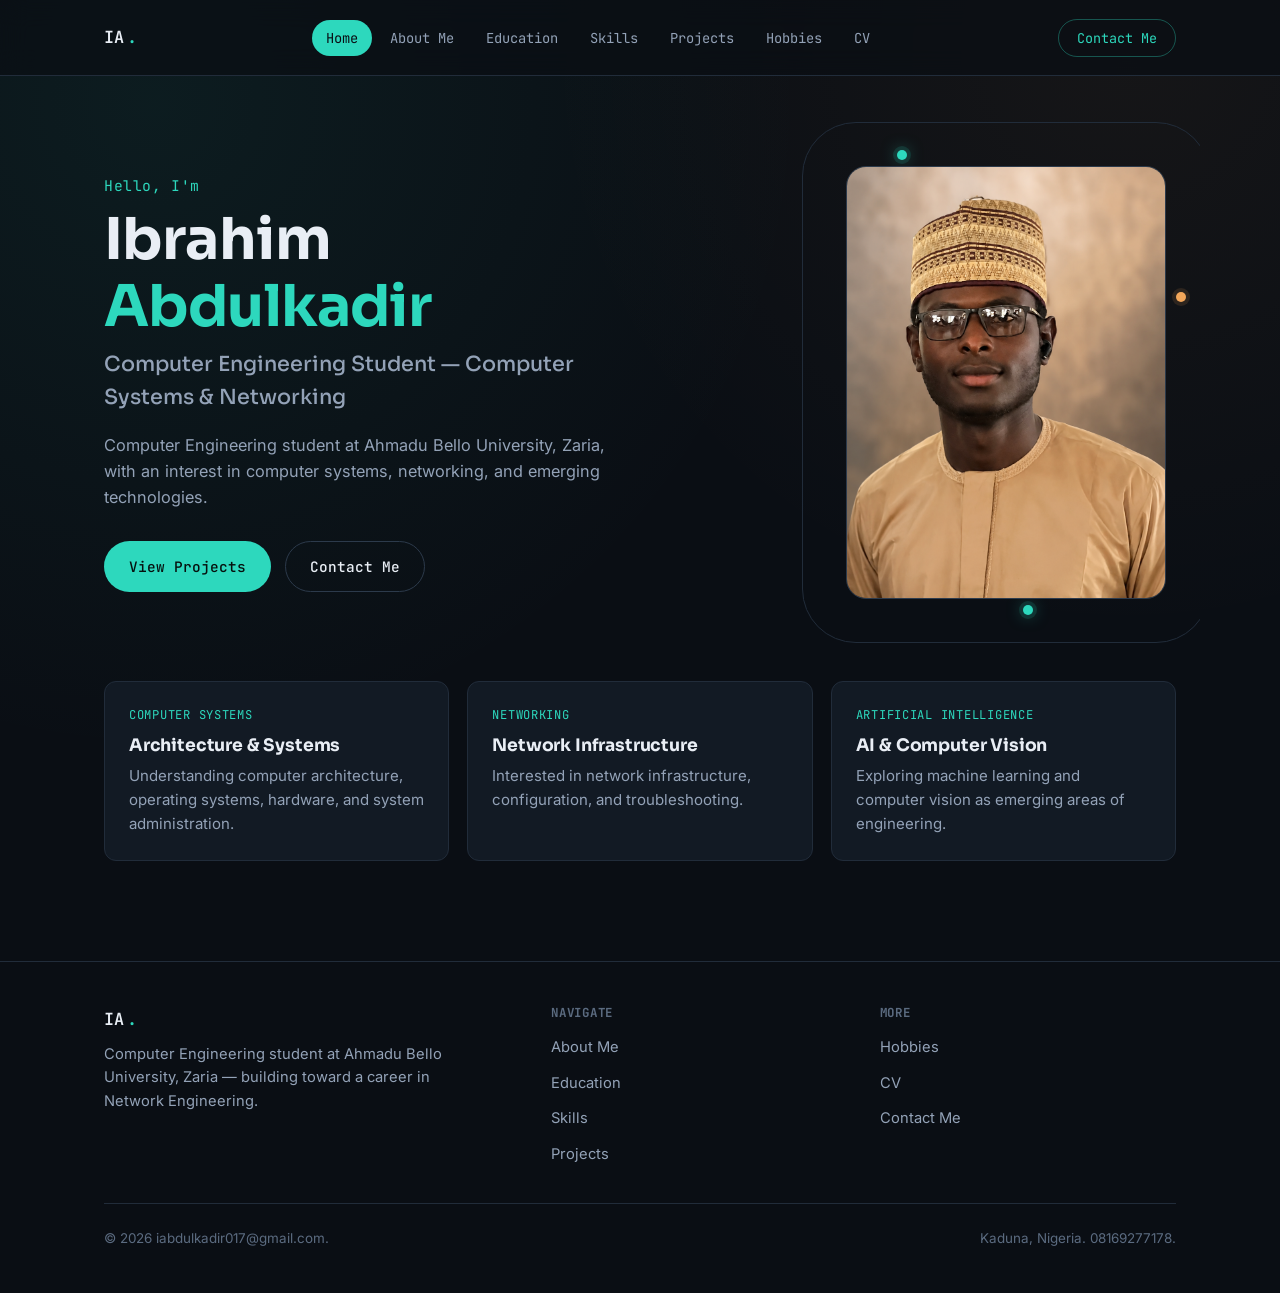
<file: index.html>
<!DOCTYPE html>
<html lang="en">
<head>
  <meta charset="UTF-8" />
  <meta name="viewport" content="width=device-width, initial-scale=1.0" />
  <title>Ibrahim Abdulkadir | Computer Engineering Student &amp; Aspiring Network Engineer</title>
  <meta name="description" content="Portfolio of Ibrahim Abdulkadir, a B.Eng. Computer Engineering student at Ahmadu Bello University, Zaria, focused on computer systems, networking, and AI." />
  <link rel="preconnect" href="https://fonts.googleapis.com" />
  <link rel="preconnect" href="https://fonts.gstatic.com" crossorigin />
  <link href="https://fonts.googleapis.com/css2?family=Sora:wght@500;600;700&family=Inter:wght@400;500;600&family=JetBrains+Mono:wght@400;500&display=swap" rel="stylesheet" />
  <link rel="stylesheet" href="css/style.css" />
  <script type="application/ld+json">
  {
    "@context": "https://schema.org",
    "@type": "Person",
    "name": "Ibrahim Abdulkadir",
    "jobTitle": "Computer Engineering Student",
    "description": "B.Eng. Computer Engineering student at Ahmadu Bello University, Zaria, with an interest in computer systems, networking, and artificial intelligence. Aspiring Network Engineer.",
    "url": "index.html",
    "image": "images/ibrahim-profile.png",
    "alumniOf": {
      "@type": "CollegeOrUniversity",
      "name": "Ahmadu Bello University, Zaria"
    },
    "knowsAbout": [
      "Computer Systems",
      "Computer Networking",
      "Network Infrastructure",
      "Artificial Intelligence",
      "Computer Vision"
    ]
  }
  </script>
</head>
<body>

  <header class="site-header">
    <div class="nav-wrap">
      <a href="index.html" class="logo">IA<span>.</span></a>
      <nav class="site-nav" aria-label="Primary">
        <ul>
          <li><a href="index.html" class="active" aria-current="page">Home</a></li>
          <li><a href="about.html">About Me</a></li>
          <li><a href="education.html">Education</a></li>
          <li><a href="skills.html">Skills</a></li>
          <li><a href="projects.html">Projects</a></li>
          <li><a href="hobbies.html">Hobbies</a></li>
          <li><a href="cv.html">CV</a></li>
        </ul>
      </nav>
      <div class="nav-cta">
        <a href="contact.html">Contact Me</a>
      </div>
      <details class="mobile-nav">
        <summary aria-label="Open navigation menu"><span class="hamburger"></span></summary>
        <ul>
          <li><a href="index.html" class="active" aria-current="page">Home</a></li>
          <li><a href="about.html">About Me</a></li>
          <li><a href="education.html">Education</a></li>
          <li><a href="skills.html">Skills</a></li>
          <li><a href="projects.html">Projects</a></li>
          <li><a href="hobbies.html">Hobbies</a></li>
          <li><a href="cv.html">CV</a></li>
          <li><a href="contact.html">Contact</a></li>
        </ul>
      </details>
    </div>
  </header>

  <main id="main">
    <section class="hero container">
      <div class="hero-grid">
        <div class="hero-text">
          <p class="hero-kicker">Hello, I'm</p>
          <h1>Ibrahim <span class="accent-text">Abdulkadir</span></h1>
          <p class="hero-role">Computer Engineering Student — Computer Systems &amp; Networking</p>
          <p class="hero-desc">Computer Engineering student at Ahmadu Bello University, Zaria, with an interest in computer systems, networking, and emerging technologies.</p>
          <div class="hero-actions">
            <a href="projects.html" class="btn btn-primary">View Projects</a>
            <a href="contact.html" class="btn btn-outline">Contact Me</a>
          </div>
        </div>

        <figure class="hero-figure">
          <div class="node-ring">
            <span class="node-dot node-dot--1" aria-hidden="true"></span>
            <span class="node-dot node-dot--2" aria-hidden="true"></span>
            <span class="node-dot node-dot--3" aria-hidden="true"></span>
            <div class="node-ring-inner">
              <img src="images/ibrahim-profile.png" alt="Portrait of Ibrahim Abdulkadir, Computer Engineering student" />
            </div>
          </div>
        </figure>
      </div>

      <div class="overview-grid">
        <div class="overview-card">
          <span class="tag">Computer Systems</span>
          <h3>Architecture &amp; Systems</h3>
          <p>Understanding computer architecture, operating systems, hardware, and system administration.</p>
        </div>
        <div class="overview-card">
          <span class="tag">Networking</span>
          <h3>Network Infrastructure</h3>
          <p>Interested in network infrastructure, configuration, and troubleshooting.</p>
        </div>
        <div class="overview-card">
          <span class="tag">Artificial Intelligence</span>
          <h3>AI &amp; Computer Vision</h3>
          <p>Exploring machine learning and computer vision as emerging areas of engineering.</p>
        </div>
      </div>
    </section>
  </main>

  <footer class="site-footer">
    <div class="container">
      <div class="footer-grid">
        <div class="footer-brand">
          <a href="index.html" class="logo">IA<span>.</span></a>
          <p>Computer Engineering student at Ahmadu Bello University, Zaria — building toward a career in Network Engineering.</p>
        </div>
        <div class="footer-col">
          <h4>Navigate</h4>
          <ul>
            <li><a href="about.html">About Me</a></li>
            <li><a href="education.html">Education</a></li>
            <li><a href="skills.html">Skills</a></li>
            <li><a href="projects.html">Projects</a></li>
          </ul>
        </div>
        <div class="footer-col">
          <h4>More</h4>
          <ul>
            <li><a href="hobbies.html">Hobbies</a></li>
            <li><a href="cv.html">CV</a></li>
            <li><a href="contact.html">Contact Me</a></li>
          </ul>
        </div>
      </div>
      <div class="footer-bottom">
        <p>&copy; 2026 iabdulkadir017@gmail.com.</p>
        <p>Kaduna, Nigeria. 08169277178.</p>
      </div>
    </div>
  </footer>

</body>
</html>
</file>
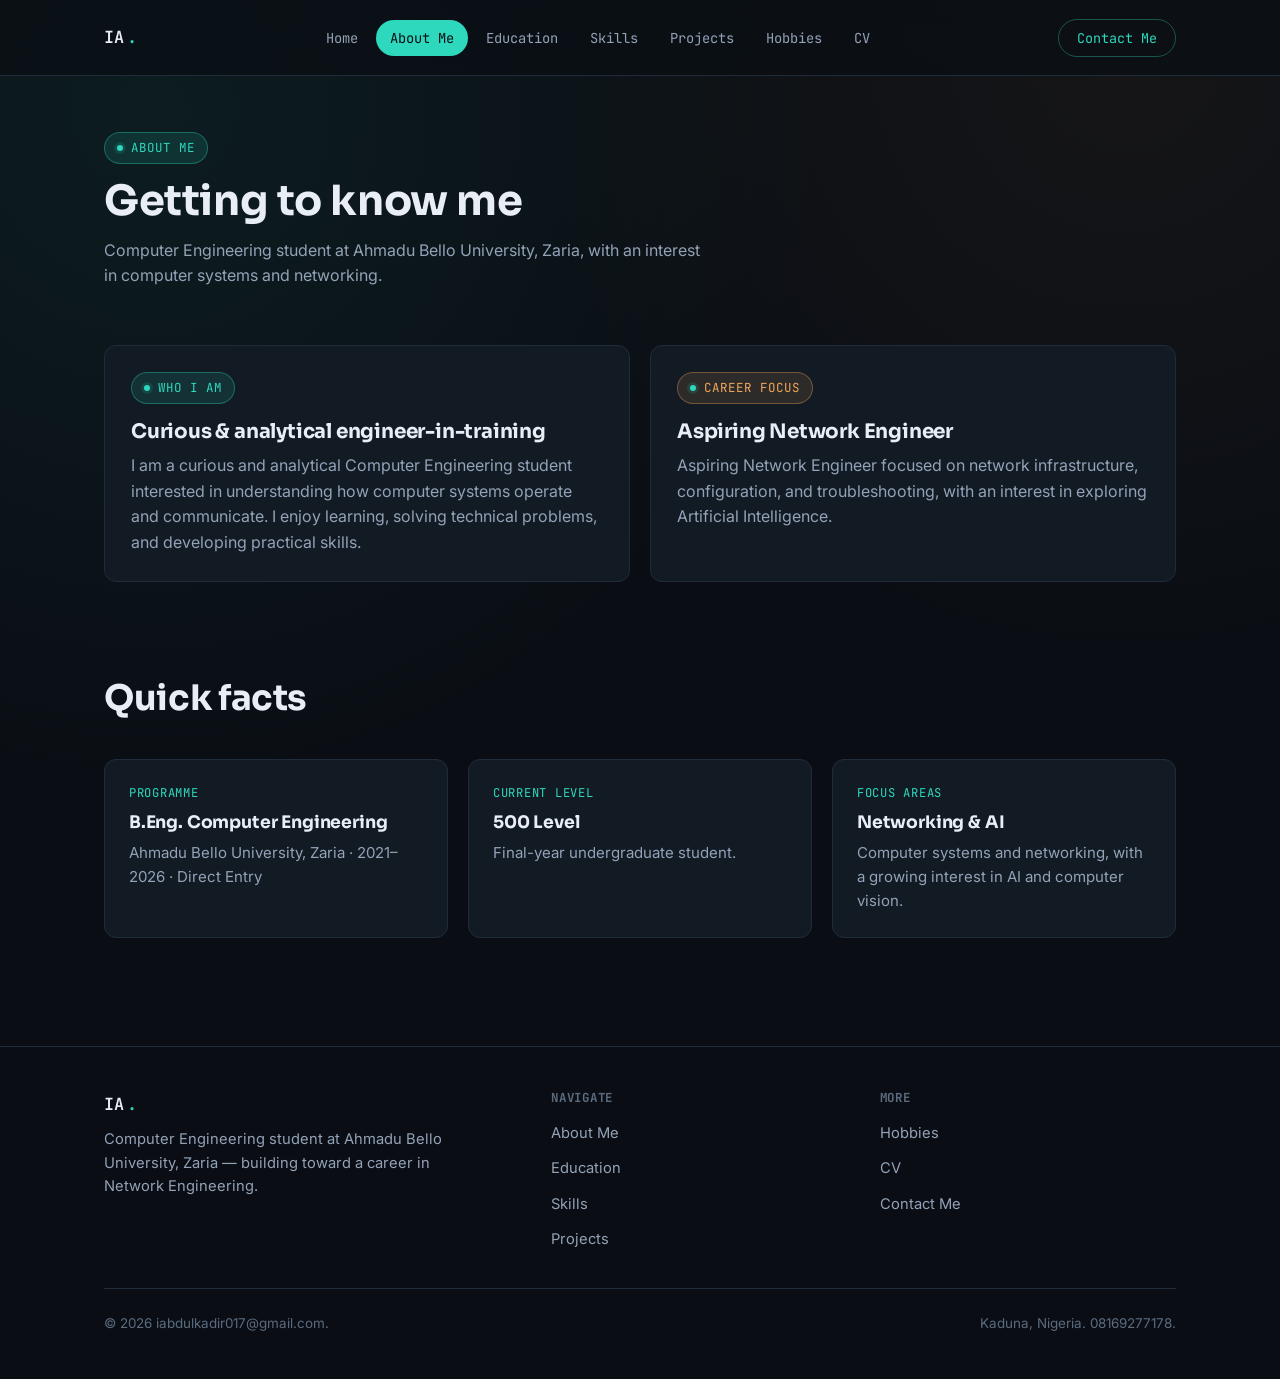
<file: about.html>
<!DOCTYPE html>
<html lang="en">
<head>
  <meta charset="UTF-8" />
  <meta name="viewport" content="width=device-width, initial-scale=1.0" />
  <title>About Me | Ibrahim Abdulkadir</title>
  <meta name="description" content="About Ibrahim Abdulkadir — a Computer Engineering student at Ahmadu Bello University, Zaria, with a focus on networking and an interest in AI." />
  <link rel="preconnect" href="https://fonts.googleapis.com" />
  <link rel="preconnect" href="https://fonts.gstatic.com" crossorigin />
  <link href="https://fonts.googleapis.com/css2?family=Sora:wght@500;600;700&family=Inter:wght@400;500;600&family=JetBrains+Mono:wght@400;500&display=swap" rel="stylesheet" />
  <link rel="stylesheet" href="css/style.css" />
  <script type="application/ld+json">
  {
    "@context": "https://schema.org",
    "@type": "Person",
    "name": "Ibrahim Abdulkadir",
    "jobTitle": "Computer Engineering Student",
    "description": "Aspiring Network Engineer focused on network infrastructure, configuration, and troubleshooting, with an interest in exploring Artificial Intelligence.",
    "url": "about.html",
    "alumniOf": {
      "@type": "CollegeOrUniversity",
      "name": "Ahmadu Bello University, Zaria"
    }
  }
  </script>
</head>
<body>

  <header class="site-header">
    <div class="nav-wrap">
      <a href="index.html" class="logo">IA<span>.</span></a>
      <nav class="site-nav" aria-label="Primary">
        <ul>
          <li><a href="index.html">Home</a></li>
          <li><a href="about.html" class="active" aria-current="page">About Me</a></li>
          <li><a href="education.html">Education</a></li>
          <li><a href="skills.html">Skills</a></li>
          <li><a href="projects.html">Projects</a></li>
          <li><a href="hobbies.html">Hobbies</a></li>
          <li><a href="cv.html">CV</a></li>
        </ul>
      </nav>
      <div class="nav-cta">
        <a href="contact.html">Contact Me</a>
      </div>
      <details class="mobile-nav">
        <summary aria-label="Open navigation menu"><span class="hamburger"></span></summary>
        <ul>
          <li><a href="index.html">Home</a></li>
          <li><a href="about.html" class="active" aria-current="page">About Me</a></li>
          <li><a href="education.html">Education</a></li>
          <li><a href="skills.html">Skills</a></li>
          <li><a href="projects.html">Projects</a></li>
          <li><a href="hobbies.html">Hobbies</a></li>
          <li><a href="cv.html">CV</a></li>
          <li><a href="contact.html">Contact</a></li>
        </ul>
      </details>
    </div>
  </header>

  <main>
    <section class="page-header container">
      <span class="eyebrow">About Me</span>
      <h1>Getting to know me</h1>
      <p>Computer Engineering student at Ahmadu Bello University, Zaria, with an interest in computer systems and networking.</p>
    </section>

    <section class="section section--tight container">
      <div class="grid-2">
        <article class="card">
          <span class="eyebrow">Who I Am</span>
          <h2 class="card-title">Curious &amp; analytical engineer-in-training</h2>
          <p class="card-text">I am a curious and analytical Computer Engineering student interested in understanding how computer systems operate and communicate. I enjoy learning, solving technical problems, and developing practical skills.</p>
        </article>

        <article class="card">
          <span class="eyebrow eyebrow-amber">Career Focus</span>
          <h2 class="card-title">Aspiring Network Engineer</h2>
          <p class="card-text">Aspiring Network Engineer focused on network infrastructure, configuration, and troubleshooting, with an interest in exploring Artificial Intelligence.</p>
        </article>
      </div>
    </section>

    <section class="section section--tight container">
      <div class="section-head">
        <h2>Quick facts</h2>
      </div>
      <div class="grid-3">
        <div class="overview-card">
          <span class="tag">Programme</span>
          <h3>B.Eng. Computer Engineering</h3>
          <p>Ahmadu Bello University, Zaria &middot; 2021–2026 &middot; Direct Entry</p>
        </div>
        <div class="overview-card">
          <span class="tag">Current Level</span>
          <h3>500 Level</h3>
          <p>Final-year undergraduate student.</p>
        </div>
        <div class="overview-card">
          <span class="tag">Focus Areas</span>
          <h3>Networking &amp; AI</h3>
          <p>Computer systems and networking, with a growing interest in AI and computer vision.</p>
        </div>
      </div>
    </section>
  </main>

  <footer class="site-footer">
    <div class="container">
      <div class="footer-grid">
        <div class="footer-brand">
          <a href="index.html" class="logo">IA<span>.</span></a>
          <p>Computer Engineering student at Ahmadu Bello University, Zaria — building toward a career in Network Engineering.</p>
        </div>
        <div class="footer-col">
          <h4>Navigate</h4>
          <ul>
            <li><a href="about.html">About Me</a></li>
            <li><a href="education.html">Education</a></li>
            <li><a href="skills.html">Skills</a></li>
            <li><a href="projects.html">Projects</a></li>
          </ul>
        </div>
        <div class="footer-col">
          <h4>More</h4>
          <ul>
            <li><a href="hobbies.html">Hobbies</a></li>
            <li><a href="cv.html">CV</a></li>
            <li><a href="contact.html">Contact Me</a></li>
          </ul>
        </div>
      </div>
      <div class="footer-bottom">
        <p>&copy; 2026 iabdulkadir017@gmail.com.</p>
        <p>Kaduna, Nigeria. 08169277178.</p>
      </div>
    </div>
  </footer>

</body>
</html>
</file>
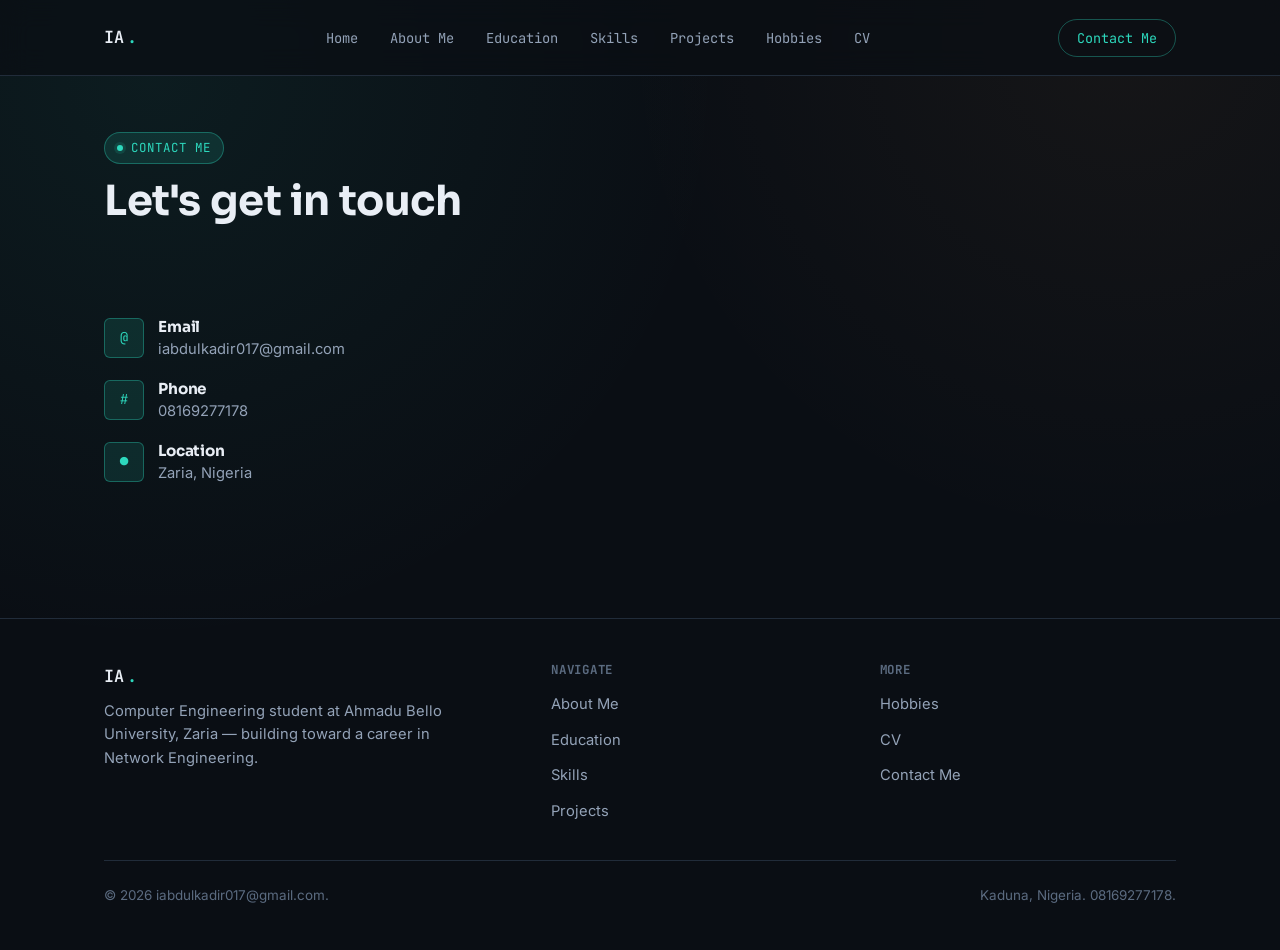
<file: contact.html>
<!DOCTYPE html>
<html lang="en">
<head>
  <meta charset="UTF-8" />
  <meta name="viewport" content="width=device-width, initial-scale=1.0" />
  <title>Contact Me | Ibrahim Abdulkadir</title>
  <meta name="description" content="Get in touch with Ibrahim Abdulkadir — Computer Engineering student at Ahmadu Bello University, Zaria." />
  <link rel="preconnect" href="https://fonts.googleapis.com" />
  <link rel="preconnect" href="https://fonts.gstatic.com" crossorigin />
  <link href="https://fonts.googleapis.com/css2?family=Sora:wght@500;600;700&family=Inter:wght@400;500;600&family=JetBrains+Mono:wght@400;500&display=swap" rel="stylesheet" />
  <link rel="stylesheet" href="css/style.css" />
  <script type="application/ld+json">
  {
    "@context": "https://schema.org",
    "@type": "Person",
    "name": "Ibrahim Abdulkadir",
    "url": "contact.html",
    "email": "mailto:iabdulkadir017@gmail.com",
    "phone": "08169277178",
    "location": "Zaria, Nigeria"
  }
  </script>
</head>
<body>

  <header class="site-header">
    <div class="nav-wrap">
      <a href="index.html" class="logo">IA<span>.</span></a>
      <nav class="site-nav" aria-label="Primary">
        <ul>
          <li><a href="index.html">Home</a></li>
          <li><a href="about.html">About Me</a></li>
          <li><a href="education.html">Education</a></li>
          <li><a href="skills.html">Skills</a></li>
          <li><a href="projects.html">Projects</a></li>
          <li><a href="hobbies.html">Hobbies</a></li>
          <li><a href="cv.html">CV</a></li>
        </ul>
      </nav>
      <div class="nav-cta">
        <a href="contact.html" class="active">Contact Me</a>
      </div>
      <details class="mobile-nav">
        <summary aria-label="Open navigation menu"><span class="hamburger"></span></summary>
        <ul>
          <li><a href="index.html">Home</a></li>
          <li><a href="about.html">About Me</a></li>
          <li><a href="education.html">Education</a></li>
          <li><a href="skills.html">Skills</a></li>
          <li><a href="projects.html">Projects</a></li>
          <li><a href="hobbies.html">Hobbies</a></li>
          <li><a href="cv.html">CV</a></li>
          <li><a href="contact.html" class="active" aria-current="page">Contact</a></li>
        </ul>
      </details>
    </div>
  </header>

  <main>
    <section class="page-header container">
      <span class="eyebrow">Contact Me</span>
      <h1>Let's get in touch</h1>
          </section>

    <section class="section container">
      <div class="contact-grid">

        <div>
          <div class="contact-info-list">
            <div class="contact-info-item">
              <span class="contact-icon" aria-hidden="true">@</span>
              <div>
                <h3>Email</h3>
                <p>
                  <a href="mailto:iabdulkadir017@gmail.com?subject=Message%20from%20your%20Portfolio">
                    iabdulkadir017@gmail.com
                  </a>
              </p>              
              </div>
            </div>
            <div class="contact-info-item">
              <span class="contact-icon" aria-hidden="true">#</span>
              <div>
                <h3>Phone</h3>
                <p><a href="tel:08169277178">08169277178</a></p>              
              </div>
            </div>
            <div class="contact-info-item">
              <span class="contact-icon" aria-hidden="true">&#9679;</span>
              <div>
                <h3>Location</h3>
                <p>Zaria, Nigeria</p>
              </div>
            </div>
          </div>
        </div>
      </div>
    </section>
  </main>

  <footer class="site-footer">
    <div class="container">
      <div class="footer-grid">
        <div class="footer-brand">
          <a href="index.html" class="logo">IA<span>.</span></a>
          <p>Computer Engineering student at Ahmadu Bello University, Zaria — building toward a career in Network Engineering.</p>
        </div>
        <div class="footer-col">
          <h4>Navigate</h4>
          <ul>
            <li><a href="about.html">About Me</a></li>
            <li><a href="education.html">Education</a></li>
            <li><a href="skills.html">Skills</a></li>
            <li><a href="projects.html">Projects</a></li>
          </ul>
        </div>
        <div class="footer-col">
          <h4>More</h4>
          <ul>
            <li><a href="hobbies.html">Hobbies</a></li>
            <li><a href="cv.html">CV</a></li>
            <li><a href="contact.html">Contact Me</a></li>
          </ul>
        </div>
      </div>
      <div class="footer-bottom">
        <p>&copy; 2026 iabdulkadir017@gmail.com.</p>
        <p>Kaduna, Nigeria. 08169277178.</p>
      </div>
    </div>
  </footer>

</body>
</html>
</file>
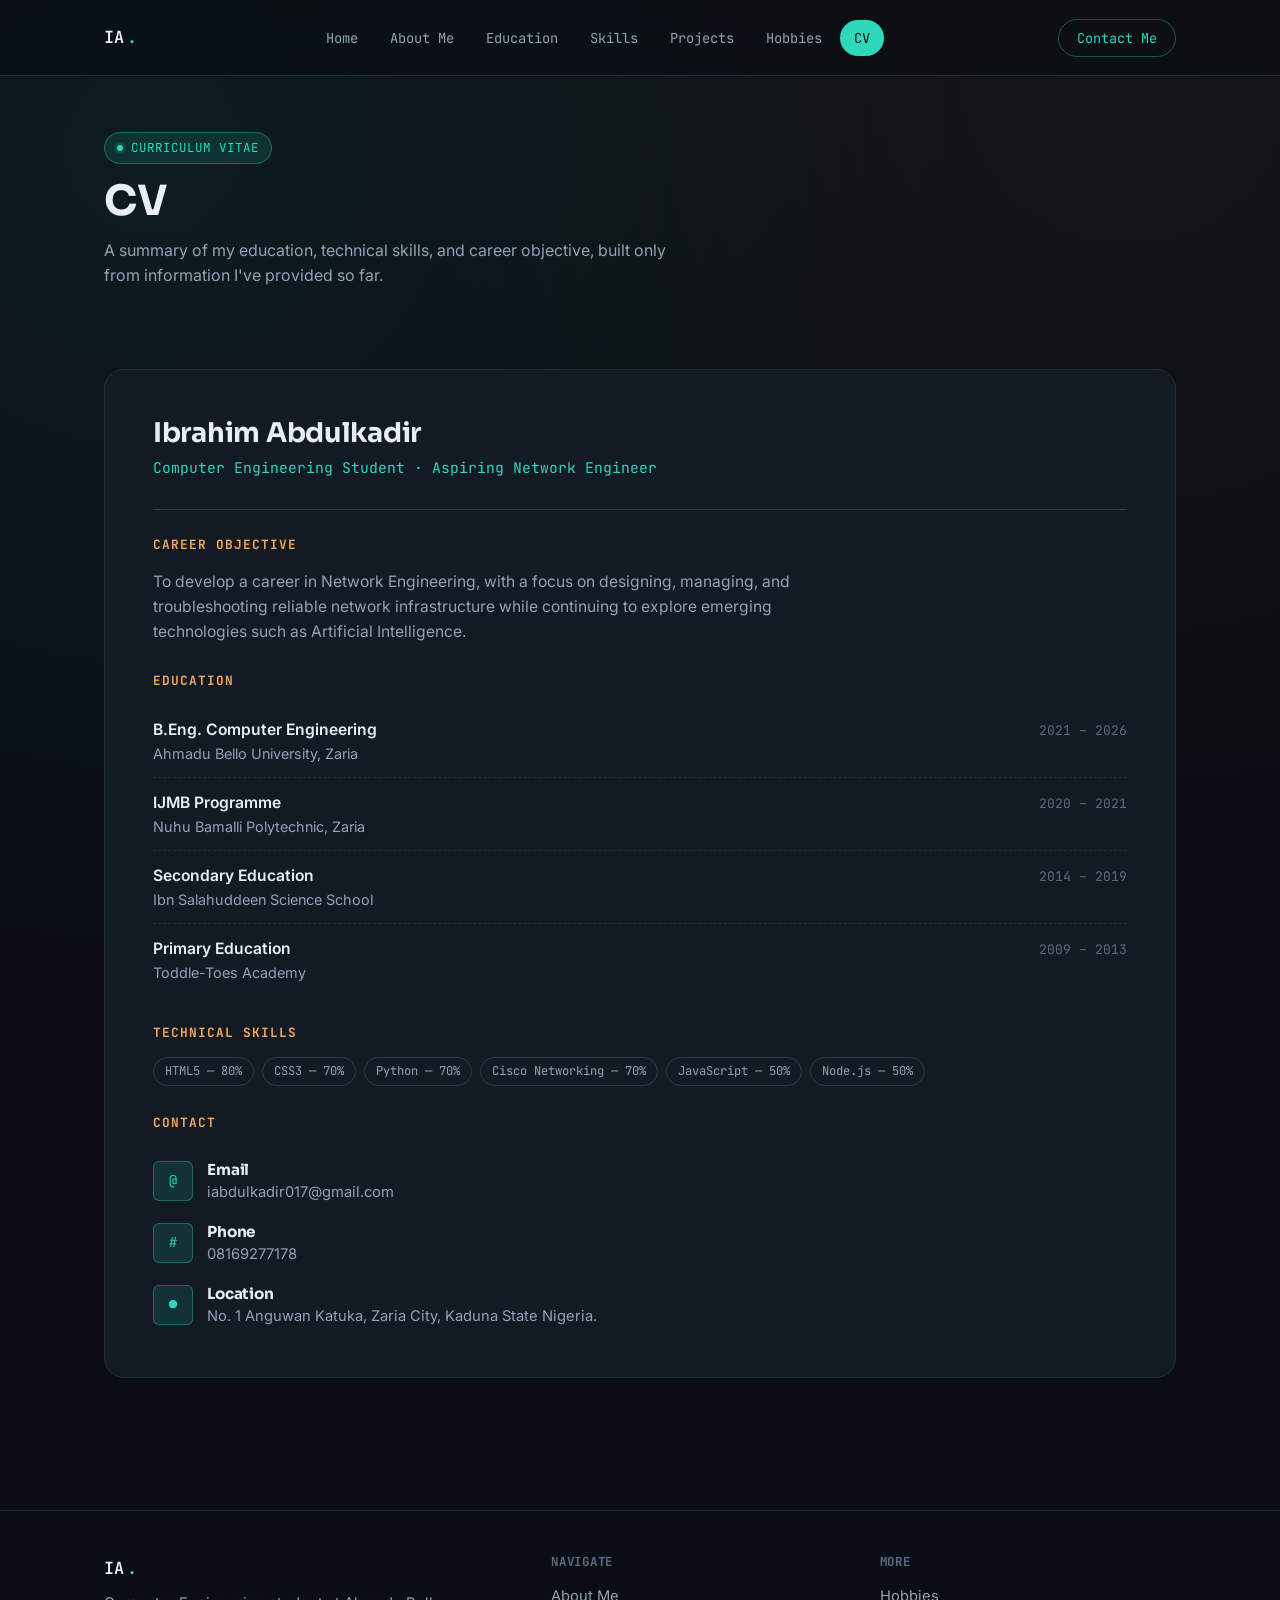
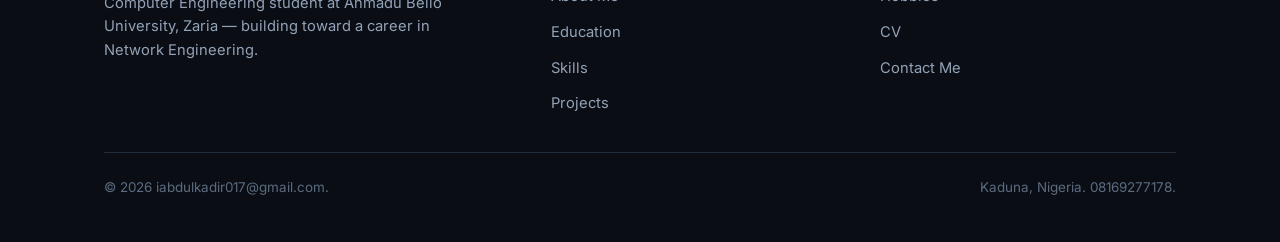
<file: cv.html>
<!DOCTYPE html>
<html lang="en">
<head>
  <meta charset="UTF-8" />
  <meta name="viewport" content="width=device-width, initial-scale=1.0" />
  <title>CV | Ibrahim Abdulkadir</title>
  <meta name="description" content="Curriculum Vitae of Ibrahim Abdulkadir — education, technical skills, and career objective." />
  <link rel="preconnect" href="https://fonts.googleapis.com" />
  <link rel="preconnect" href="https://fonts.gstatic.com" crossorigin />
  <link href="https://fonts.googleapis.com/css2?family=Sora:wght@500;600;700&family=Inter:wght@400;500;600&family=JetBrains+Mono:wght@400;500&display=swap" rel="stylesheet" />
  <link rel="stylesheet" href="css/style.css" />
  <script type="application/ld+json">
  {
    "@context": "https://schema.org",
    "@type": "Person",
    "name": "Ibrahim Abdulkadir",
    "url": "cv.html",
    "jobTitle": "Computer Engineering Student",
    "description": "To develop a career in Network Engineering, with a focus on designing, managing, and troubleshooting reliable network infrastructure while continuing to explore emerging technologies such as Artificial Intelligence."
  }
  </script>
</head>
<body>

  <header class="site-header">
    <div class="nav-wrap">
      <a href="index.html" class="logo">IA<span>.</span></a>
      <nav class="site-nav" aria-label="Primary">
        <ul>
          <li><a href="index.html">Home</a></li>
          <li><a href="about.html">About Me</a></li>
          <li><a href="education.html">Education</a></li>
          <li><a href="skills.html">Skills</a></li>
          <li><a href="projects.html">Projects</a></li>
          <li><a href="hobbies.html">Hobbies</a></li>
          <li><a href="cv.html" class="active" aria-current="page">CV</a></li>
        </ul>
      </nav>
      <div class="nav-cta">
        <a href="contact.html">Contact Me</a>
      </div>
      <details class="mobile-nav">
        <summary aria-label="Open navigation menu"><span class="hamburger"></span></summary>
        <ul>
          <li><a href="index.html">Home</a></li>
          <li><a href="about.html">About Me</a></li>
          <li><a href="education.html">Education</a></li>
          <li><a href="skills.html">Skills</a></li>
          <li><a href="projects.html">Projects</a></li>
          <li><a href="hobbies.html">Hobbies</a></li>
          <li><a href="cv.html" class="active" aria-current="page">CV</a></li>
          <li><a href="contact.html">Contact</a></li>
        </ul>
      </details>
    </div>
  </header>

  <main>
    <section class="page-header container">
      <span class="eyebrow">Curriculum Vitae</span>
      <h1>CV</h1>
      <p>A summary of my education, technical skills, and career objective, built only from information I've provided so far.</p>
    </section>

    <section class="section container">
      <div class="cv-sheet">

        <div class="cv-head">
          <div>
            <h2>Ibrahim Abdulkadir</h2>
            <span class="role">Computer Engineering Student &middot; Aspiring Network Engineer</span>
          </div>
        </div>

        <div class="cv-block">
          <h3>Career Objective</h3>
          <p class="cv-objective">To develop a career in Network Engineering, with a focus on designing, managing, and troubleshooting reliable network infrastructure while continuing to explore emerging technologies such as Artificial Intelligence.</p>
        </div>

        <div class="cv-block">
          <h3>Education</h3>

          <div class="cv-entry">
            <div>
              <div class="cv-entry-title">B.Eng. Computer Engineering</div>
              <div class="cv-entry-org">Ahmadu Bello University, Zaria</div>
            </div>
            <div class="cv-entry-period">2021 – 2026</div>
          </div>

          <div class="cv-entry">
            <div>
              <div class="cv-entry-title">IJMB Programme</div>
              <div class="cv-entry-org">Nuhu Bamalli Polytechnic, Zaria</div>
            </div>
            <div class="cv-entry-period">2020 – 2021</div>
          </div>

          <div class="cv-entry">
            <div>
              <div class="cv-entry-title">Secondary Education</div>
              <div class="cv-entry-org">Ibn Salahuddeen Science School</div>
            </div>
            <div class="cv-entry-period">2014 – 2019</div>
          </div>

          <div class="cv-entry">
            <div>
              <div class="cv-entry-title">Primary Education</div>
              <div class="cv-entry-org">Toddle-Toes Academy</div>
            </div>
            <div class="cv-entry-period">2009 – 2013</div>
          </div>
        </div>

        <div class="cv-block">
          <h3>Technical Skills</h3>
          <div class="pill-row">
            <span class="pill">HTML5 — 80%</span>
            <span class="pill">CSS3 — 70%</span>
            <span class="pill">Python — 70%</span>
            <span class="pill">Cisco Networking — 70%</span>
            <span class="pill">JavaScript — 50%</span>
            <span class="pill">Node.js — 50%</span>
          </div>
        </div>

        <div class="cv-block"><h3>Contact</h3></div>
        <div>
          <div class="contact-info-list">
            <div class="contact-info-item">
              <span class="contact-icon" aria-hidden="true">@</span>
              <div>
                <h3>Email</h3>
                <p>
                  <a href="mailto:iabdulkadir017@gmail.com?subject=Message%20from%20your%20Portfolio">
                    iabdulkadir017@gmail.com
                  </a>
                </p>              
              </div>
            </div>
            <div class="contact-info-item">
              <span class="contact-icon" aria-hidden="true">#</span>
              <div>
                <h3>Phone</h3>
                <p><a href="tel:08169277178">08169277178</a></p>              
              </div>
            </div>
            <div class="contact-info-item">
              <span class="contact-icon" aria-hidden="true">&#9679;</span>
              <div>
                <h3>Location</h3>
                <p>No. 1 Anguwan Katuka, Zaria City, Kaduna State Nigeria.</p>
              </div>
            </div>
          </div>
        </div>
      </div>
    </section>
  </main>

  <footer class="site-footer">
    <div class="container">
      <div class="footer-grid">
        <div class="footer-brand">
          <a href="index.html" class="logo">IA<span>.</span></a>
          <p>Computer Engineering student at Ahmadu Bello University, Zaria — building toward a career in Network Engineering.</p>
        </div>
        <div class="footer-col">
          <h4>Navigate</h4>
          <ul>
            <li><a href="about.html">About Me</a></li>
            <li><a href="education.html">Education</a></li>
            <li><a href="skills.html">Skills</a></li>
            <li><a href="projects.html">Projects</a></li>
          </ul>
        </div>
        <div class="footer-col">
          <h4>More</h4>
          <ul>
            <li><a href="hobbies.html">Hobbies</a></li>
            <li><a href="cv.html">CV</a></li>
            <li><a href="contact.html">Contact Me</a></li>
          </ul>
        </div>
      </div>
      <div class="footer-bottom">
        <p>&copy; 2026 iabdulkadir017@gmail.com.</p>
        <p>Kaduna, Nigeria. 08169277178.</p>
      </div>
    </div>
  </footer>

</body>
</html>
</file>
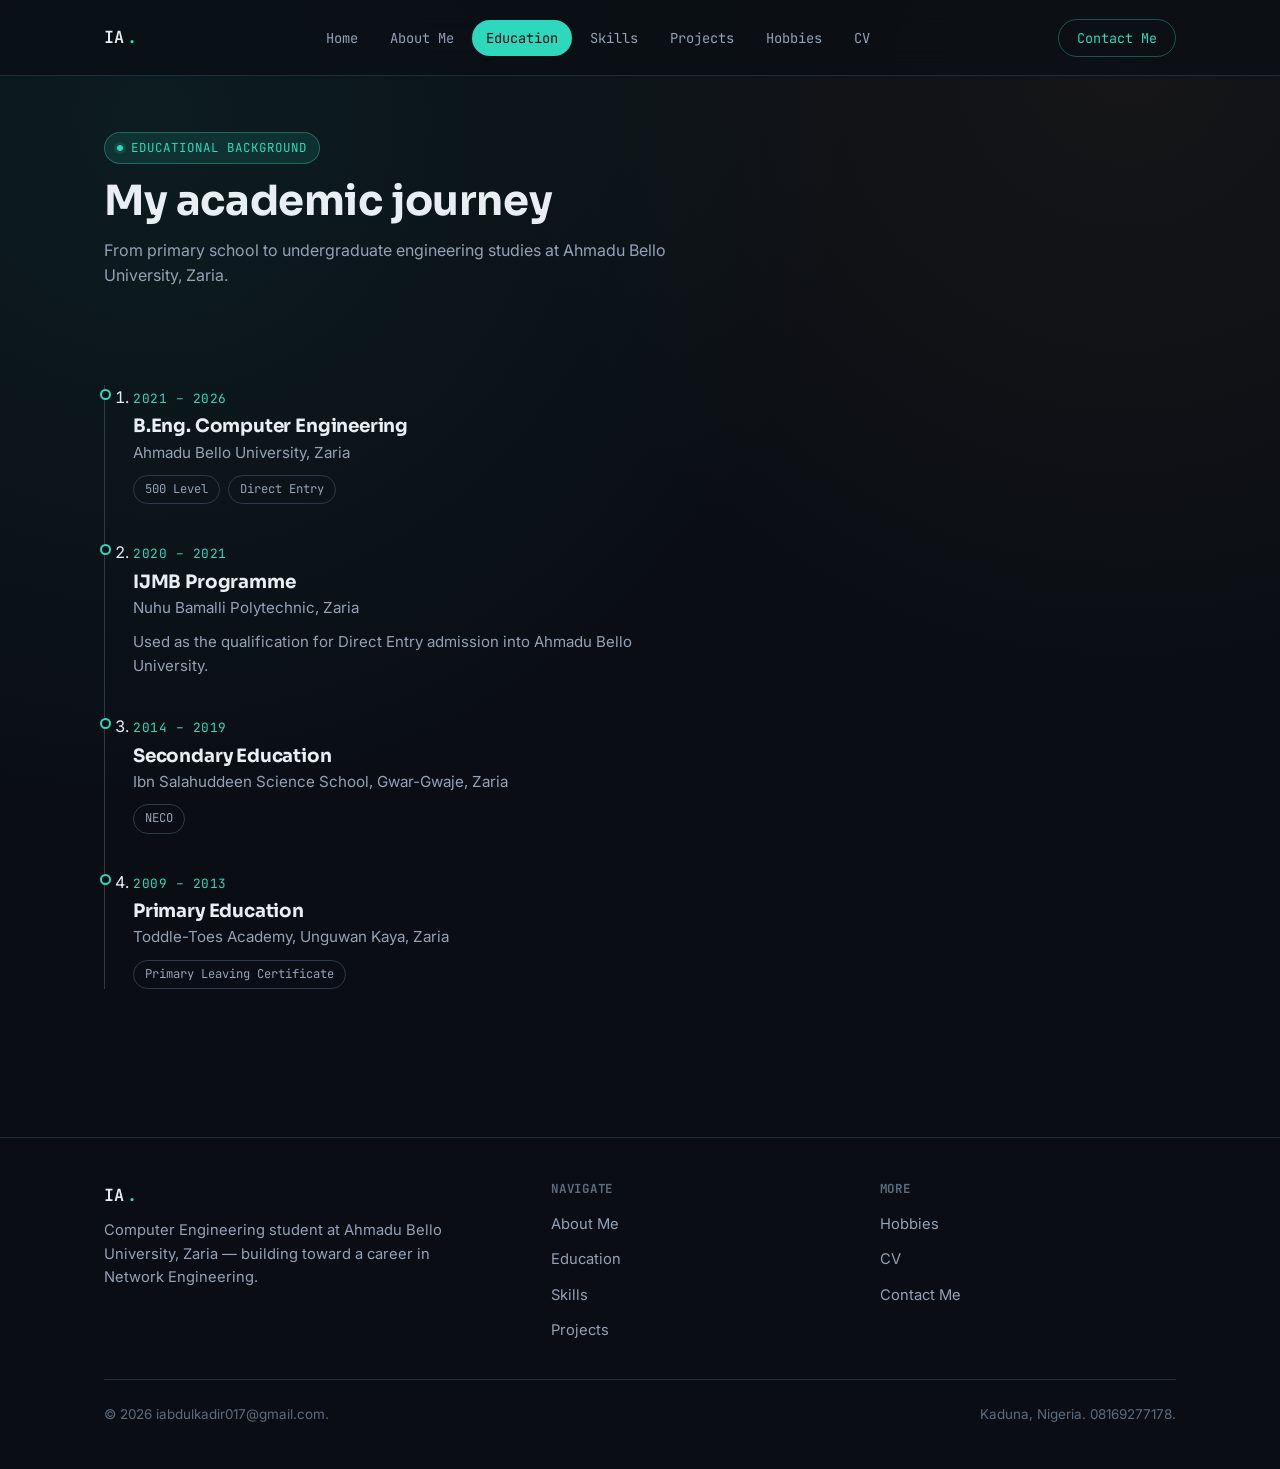
<file: education.html>
<!DOCTYPE html>
<html lang="en">
<head>
  <meta charset="UTF-8" />
  <meta name="viewport" content="width=device-width, initial-scale=1.0" />
  <title>Educational Background | Ibrahim Abdulkadir</title>
  <meta name="description" content="Educational background of Ibrahim Abdulkadir, from primary school through B.Eng. Computer Engineering at Ahmadu Bello University, Zaria." />
  <link rel="preconnect" href="https://fonts.googleapis.com" />
  <link rel="preconnect" href="https://fonts.gstatic.com" crossorigin />
  <link href="https://fonts.googleapis.com/css2?family=Sora:wght@500;600;700&family=Inter:wght@400;500;600&family=JetBrains+Mono:wght@400;500&display=swap" rel="stylesheet" />
  <link rel="stylesheet" href="css/style.css" />
  <script type="application/ld+json">
  {
    "@context": "https://schema.org",
    "@type": "Person",
    "name": "Ibrahim Abdulkadir",
    "url": "education.html",
    "alumniOf": [
      {
        "@type": "CollegeOrUniversity",
        "name": "Ahmadu Bello University, Zaria"
      },
      {
        "@type": "EducationalOrganization",
        "name": "Nuhu Bamalli Polytechnic, Zaria"
      },
      {
        "@type": "EducationalOrganization",
        "name": "Ibn Salahuddeen Science School"
      },
      {
        "@type": "EducationalOrganization",
        "name": "Toddle-Toes Academy"
      }
    ]
  }
  </script>
</head>
<body>

  <header class="site-header">
    <div class="nav-wrap">
      <a href="index.html" class="logo">IA<span>.</span></a>
      <nav class="site-nav" aria-label="Primary">
        <ul>
          <li><a href="index.html">Home</a></li>
          <li><a href="about.html">About Me</a></li>
          <li><a href="education.html" class="active" aria-current="page">Education</a></li>
          <li><a href="skills.html">Skills</a></li>
          <li><a href="projects.html">Projects</a></li>
          <li><a href="hobbies.html">Hobbies</a></li>
          <li><a href="cv.html">CV</a></li>
        </ul>
      </nav>
      <div class="nav-cta">
        <a href="contact.html">Contact Me</a>
      </div>
      <details class="mobile-nav">
        <summary aria-label="Open navigation menu"><span class="hamburger"></span></summary>
        <ul>
          <li><a href="index.html">Home</a></li>
          <li><a href="about.html">About Me</a></li>
          <li><a href="education.html" class="active" aria-current="page">Education</a></li>
          <li><a href="skills.html">Skills</a></li>
          <li><a href="projects.html">Projects</a></li>
          <li><a href="hobbies.html">Hobbies</a></li>
          <li><a href="cv.html">CV</a></li>
          <li><a href="contact.html">Contact</a></li>
        </ul>
      </details>
    </div>
  </header>

  <main>
    <section class="page-header container">
      <span class="eyebrow">Educational Background</span>
      <h1>My academic journey</h1>
      <p>From primary school to undergraduate engineering studies at Ahmadu Bello University, Zaria.</p>
    </section>

    <section class="section container">
      <ol class="timeline">
        <li class="timeline-item">
          <span class="period">2021 – 2026</span>
          <h3>B.Eng. Computer Engineering</h3>
          <p class="org">Ahmadu Bello University, Zaria</p>
          <div class="pill-row">
            <span class="pill">500 Level</span>
            <span class="pill">Direct Entry</span>
          </div>
        </li>

        <li class="timeline-item">
          <span class="period">2020 – 2021</span>
          <h3>IJMB Programme</h3>
          <p class="org">Nuhu Bamalli Polytechnic, Zaria</p>
          <p class="note">Used as the qualification for Direct Entry admission into Ahmadu Bello University.</p>
        </li>

        <li class="timeline-item">
          <span class="period">2014 – 2019</span>
          <h3>Secondary Education</h3>
          <p class="org">Ibn Salahuddeen Science School, Gwar-Gwaje, Zaria</p>
          <div class="pill-row">
            <span class="pill">NECO</span>
          </div>
        </li>

        <li class="timeline-item">
          <span class="period">2009 – 2013</span>
          <h3>Primary Education</h3>
          <p class="org">Toddle-Toes Academy, Unguwan Kaya, Zaria</p>
          <div class="pill-row">
            <span class="pill">Primary Leaving Certificate</span>
          </div>
        </li>
      </ol>
    </section>
  </main>

  <footer class="site-footer">
    <div class="container">
      <div class="footer-grid">
        <div class="footer-brand">
          <a href="index.html" class="logo">IA<span>.</span></a>
          <p>Computer Engineering student at Ahmadu Bello University, Zaria — building toward a career in Network Engineering.</p>
        </div>
        <div class="footer-col">
          <h4>Navigate</h4>
          <ul>
            <li><a href="about.html">About Me</a></li>
            <li><a href="education.html">Education</a></li>
            <li><a href="skills.html">Skills</a></li>
            <li><a href="projects.html">Projects</a></li>
          </ul>
        </div>
        <div class="footer-col">
          <h4>More</h4>
          <ul>
            <li><a href="hobbies.html">Hobbies</a></li>
            <li><a href="cv.html">CV</a></li>
            <li><a href="contact.html">Contact Me</a></li>
          </ul>
        </div>
      </div>
      <div class="footer-bottom">
        <p>&copy; 2026 iabdulkadir017@gmail.com.</p>
        <p>Kaduna, Nigeria. 08169277178.</p>
      </div>
    </div>
  </footer>

</body>
</html>
</file>
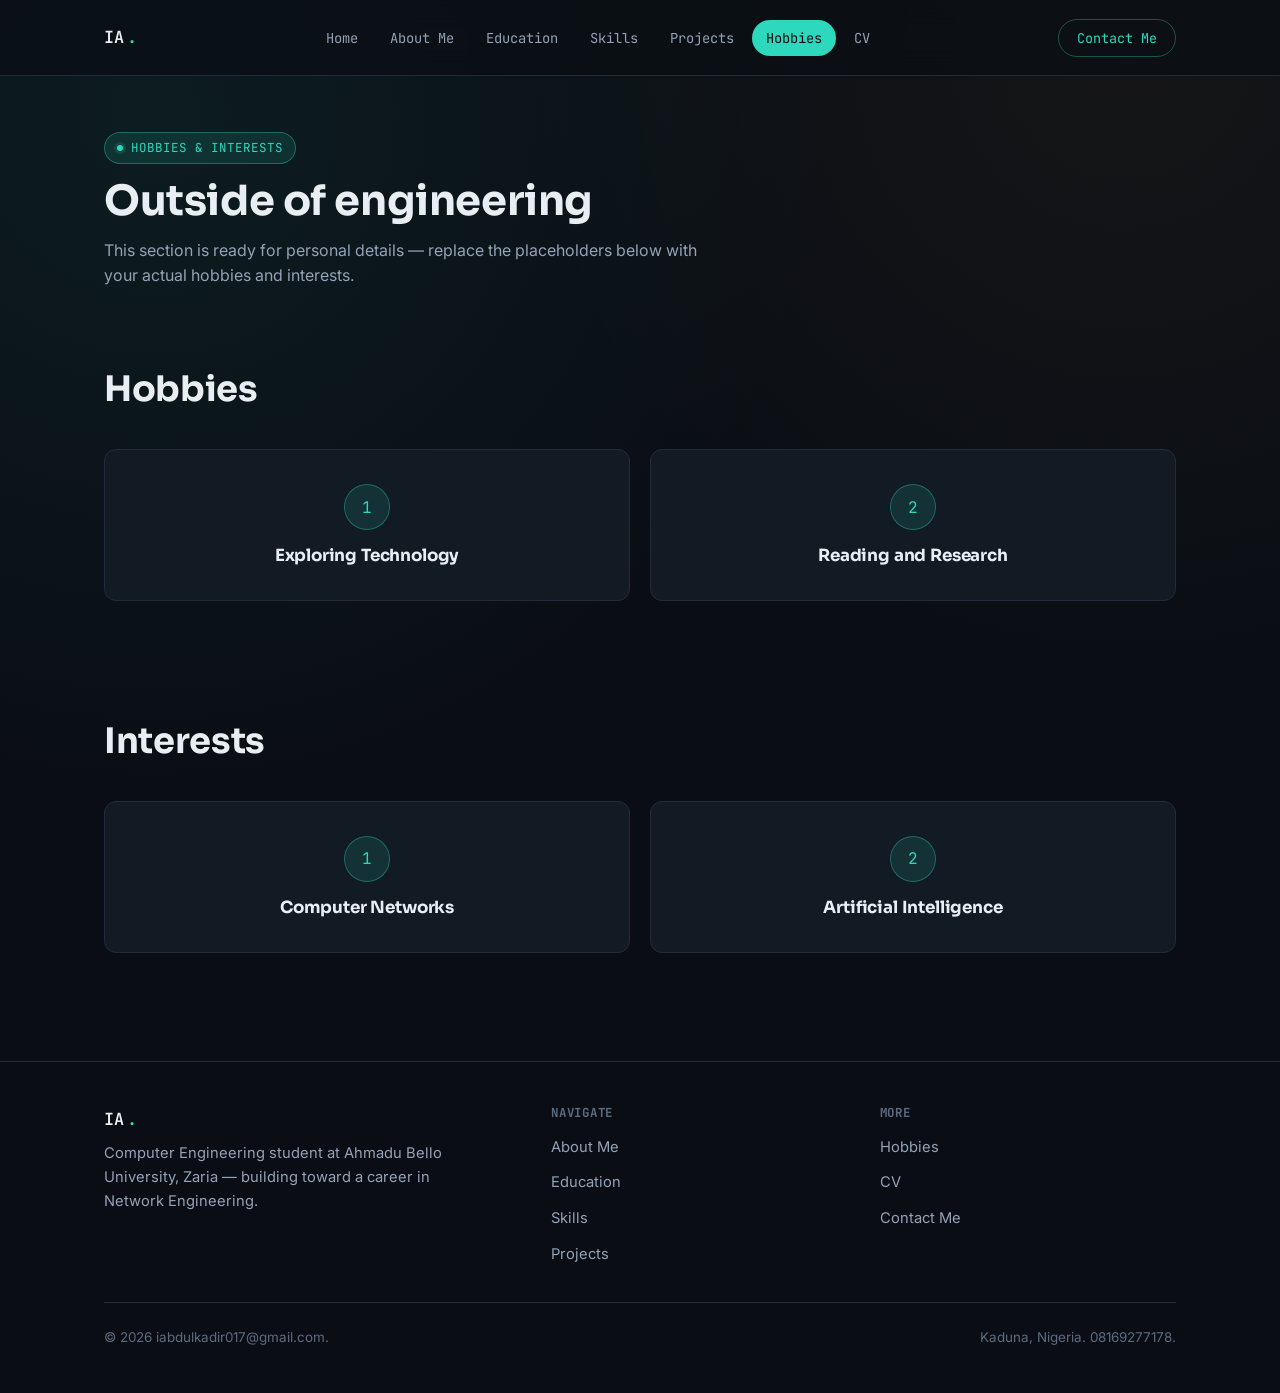
<file: hobbies.html>
<!DOCTYPE html>
<html lang="en">
<head>
  <meta charset="UTF-8" />
  <meta name="viewport" content="width=device-width, initial-scale=1.0" />
  <title>Hobbies &amp; Interests | Ibrahim Abdulkadir</title>
  <meta name="description" content="Hobbies and interests of Ibrahim Abdulkadir — section ready for personal details to be added." />
  <link rel="preconnect" href="https://fonts.googleapis.com" />
  <link rel="preconnect" href="https://fonts.gstatic.com" crossorigin />
  <link href="https://fonts.googleapis.com/css2?family=Sora:wght@500;600;700&family=Inter:wght@400;500;600&family=JetBrains+Mono:wght@400;500&display=swap" rel="stylesheet" />
  <link rel="stylesheet" href="css/style.css" />
  <script type="application/ld+json">
  {
    "@context": "https://schema.org",
    "@type": "Person",
    "name": "Ibrahim Abdulkadir",
    "url": "hobbies.html"
  }
  </script>
</head>
<body>

  <header class="site-header">
    <div class="nav-wrap">
      <a href="index.html" class="logo">IA<span>.</span></a>
      <nav class="site-nav" aria-label="Primary">
        <ul>
          <li><a href="index.html">Home</a></li>
          <li><a href="about.html">About Me</a></li>
          <li><a href="education.html">Education</a></li>
          <li><a href="skills.html">Skills</a></li>
          <li><a href="projects.html">Projects</a></li>
          <li><a href="hobbies.html" class="active" aria-current="page">Hobbies</a></li>
          <li><a href="cv.html">CV</a></li>
        </ul>
      </nav>
      <div class="nav-cta">
        <a href="contact.html">Contact Me</a>
      </div>
      <details class="mobile-nav">
        <summary aria-label="Open navigation menu"><span class="hamburger"></span></summary>
        <ul>
          <li><a href="index.html">Home</a></li>
          <li><a href="about.html">About Me</a></li>
          <li><a href="education.html">Education</a></li>
          <li><a href="skills.html">Skills</a></li>
          <li><a href="projects.html">Projects</a></li>
          <li><a href="hobbies.html" class="active" aria-current="page">Hobbies</a></li>
          <li><a href="cv.html">CV</a></li>
          <li><a href="contact.html">Contact</a></li>
        </ul>
      </details>
    </div>
  </header>

  <main>
    <section class="page-header container">
      <span class="eyebrow">Hobbies &amp; Interests</span>
      <h1>Outside of engineering</h1>
      <p>This section is ready for personal details — replace the placeholders below with your actual hobbies and interests.</p>
    </section>

    <section class="section container">
      <div class="section-head">
        <h2>Hobbies</h2>
      </div>
      <div class="grid-2">
        <div class="card hobby-card">
          <div class="hobby-icon">1</div>
          <h3>Exploring Technology</h3>
        </div>
        <div class="card hobby-card">
          <div class="hobby-icon">2</div>
          <h3>Reading and Research</h3>
        </div>
      </div>
    </section>

    <section class="section section--tight container">
      <div class="section-head">
        <h2>Interests</h2>
      </div>
      <div class="grid-2">
        <div class="card hobby-card">
          <div class="hobby-icon">1</div>
          <h3>Computer Networks</h3>
        </div>
        <div class="card hobby-card">
          <div class="hobby-icon">2</div>
          <h3>Artificial Intelligence</h3>
        </div>
      </div>
    </section>
  </main>

  <footer class="site-footer">
    <div class="container">
      <div class="footer-grid">
        <div class="footer-brand">
          <a href="index.html" class="logo">IA<span>.</span></a>
          <p>Computer Engineering student at Ahmadu Bello University, Zaria — building toward a career in Network Engineering.</p>
        </div>
        <div class="footer-col">
          <h4>Navigate</h4>
          <ul>
            <li><a href="about.html">About Me</a></li>
            <li><a href="education.html">Education</a></li>
            <li><a href="skills.html">Skills</a></li>
            <li><a href="projects.html">Projects</a></li>
          </ul>
        </div>
        <div class="footer-col">
          <h4>More</h4>
          <ul>
            <li><a href="hobbies.html">Hobbies</a></li>
            <li><a href="cv.html">CV</a></li>
            <li><a href="contact.html">Contact Me</a></li>
          </ul>
        </div>
      </div>
      <div class="footer-bottom">
        <p>&copy; 2026 iabdulkadir017@gmail.com.</p>
        <p>Kaduna, Nigeria. 08169277178.</p>
      </div>
    </div>
  </footer>

</body>
</html>
</file>
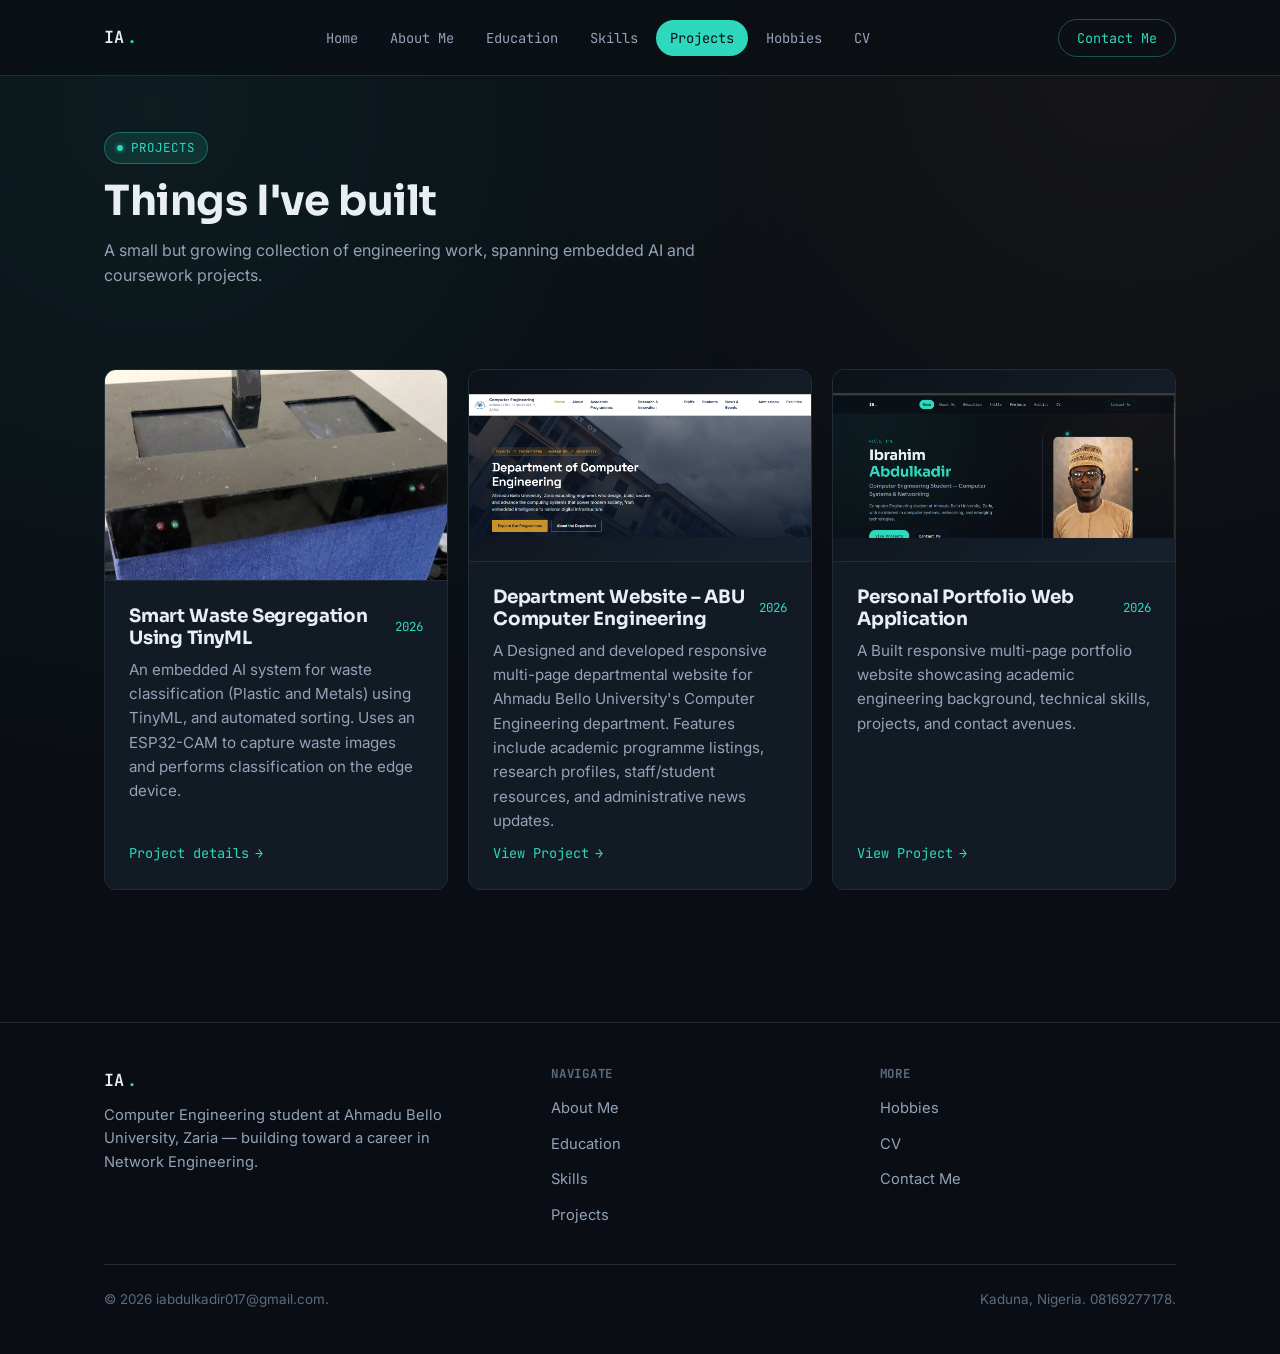
<file: projects.html>
<!DOCTYPE html>
<html lang="en">
<head>
  <meta charset="UTF-8" />
  <meta name="viewport" content="width=device-width, initial-scale=1.0" />
  <title>Projects | Ibrahim Abdulkadir</title>
  <meta name="description" content="Engineering projects by Ibrahim Abdulkadir, including a TinyML-based waste detection system using computer vision on the ESP32-CAM." />
  <link rel="preconnect" href="https://fonts.googleapis.com" />
  <link rel="preconnect" href="https://fonts.gstatic.com" crossorigin />
  <link href="https://fonts.googleapis.com/css2?family=Sora:wght@500;600;700&family=Inter:wght@400;500;600&family=JetBrains+Mono:wght@400;500&display=swap" rel="stylesheet" />
  <link rel="stylesheet" href="css/style.css" />
  <script type="application/ld+json">
  {
    "@context": "https://schema.org",
    "@type": "Person",
    "name": "Ibrahim Abdulkadir",
    "url": "projects.html"
  }
  </script>
</head>
<body>

  <header class="site-header">
    <div class="nav-wrap">
      <a href="index.html" class="logo">IA<span>.</span></a>
      <nav class="site-nav" aria-label="Primary">
        <ul>
          <li><a href="index.html">Home</a></li>
          <li><a href="about.html">About Me</a></li>
          <li><a href="education.html">Education</a></li>
          <li><a href="skills.html">Skills</a></li>
          <li><a href="projects.html" class="active" aria-current="page">Projects</a></li>
          <li><a href="hobbies.html">Hobbies</a></li>
          <li><a href="cv.html">CV</a></li>
        </ul>
      </nav>
      <div class="nav-cta">
        <a href="contact.html">Contact Me</a>
      </div>
      <details class="mobile-nav">
        <summary aria-label="Open navigation menu"><span class="hamburger"></span></summary>
        <ul>
          <li><a href="index.html">Home</a></li>
          <li><a href="about.html">About Me</a></li>
          <li><a href="education.html">Education</a></li>
          <li><a href="skills.html">Skills</a></li>
          <li><a href="projects.html" class="active" aria-current="page">Projects</a></li>
          <li><a href="hobbies.html">Hobbies</a></li>
          <li><a href="cv.html">CV</a></li>
          <li><a href="contact.html">Contact</a></li>
        </ul>
      </details>
    </div>
  </header>

  <main>
    <section class="page-header container">
      <span class="eyebrow">Projects</span>
      <h1>Things I've built</h1>
      <p>A small but growing collection of engineering work, spanning embedded AI and coursework projects.</p>
    </section>

    <section class="section container">
      <div class="grid-3">

        <article class="project-card">
          <div class="project-media"><img src="images/bin.jpg" alt=""></div>
          <div class="project-body">
            <div class="project-top">
              <h3>Smart Waste Segregation Using TinyML</h3>
              <span class="project-year">2026</span>
            </div>
            <p>An embedded AI system for waste classification (Plastic and Metals) using TinyML, and automated sorting. Uses an ESP32-CAM to capture waste images and performs classification on the edge device.</p>
            <span class="project-link">Project details</span>
          </div>
        </article>

        <article class="project-card">
          <div class="project-media"><img src="images/home.png" alt=""></div>
          <div class="project-body">
            <div class="project-top">
              <h3>Department Website – ABU Computer Engineering</h3>
              <span class="project-year">2026</span>
            </div>
            <p>A Designed and developed responsive multi-page departmental website for Ahmadu Bello University's Computer Engineering department. Features include academic programme listings, research profiles, staff/student resources, and administrative news updates.</p>
            <span class="project-link"><a href="https://iabdulkadir017.github.io/Group10_website/">View Project</a></span>
          </div>
        </article>

        <article class="project-card">
          <div class="project-media"><img src="images/portfolio.png" alt=""></div>
          <div class="project-body">
            <div class="project-top">
              <h3>Personal Portfolio Web Application</h3>
              <span class="project-year">2026</span>
            </div>
            <p>A Built responsive multi-page portfolio website showcasing academic engineering background, technical skills, projects, and contact avenues.</p>
            <span class="project-link"><a href="index.html">View Project</a></span>
          </div>
        </article>
      </div>
    </section>
  </main>

  <footer class="site-footer">
    <div class="container">
      <div class="footer-grid">
        <div class="footer-brand">
          <a href="index.html" class="logo">IA<span>.</span></a>
          <p>Computer Engineering student at Ahmadu Bello University, Zaria — building toward a career in Network Engineering.</p>
        </div>
        <div class="footer-col">
          <h4>Navigate</h4>
          <ul>
            <li><a href="about.html">About Me</a></li>
            <li><a href="education.html">Education</a></li>
            <li><a href="skills.html">Skills</a></li>
            <li><a href="projects.html">Projects</a></li>
          </ul>
        </div>
        <div class="footer-col">
          <h4>More</h4>
          <ul>
            <li><a href="hobbies.html">Hobbies</a></li>
            <li><a href="cv.html">CV</a></li>
            <li><a href="contact.html">Contact Me</a></li>
          </ul>
        </div>
      </div>
      <div class="footer-bottom">
        <p>&copy; 2026 iabdulkadir017@gmail.com.</p>
        <p>Kaduna, Nigeria. 08169277178.</p>
      </div>
    </div>
  </footer>

</body>
</html>
</file>
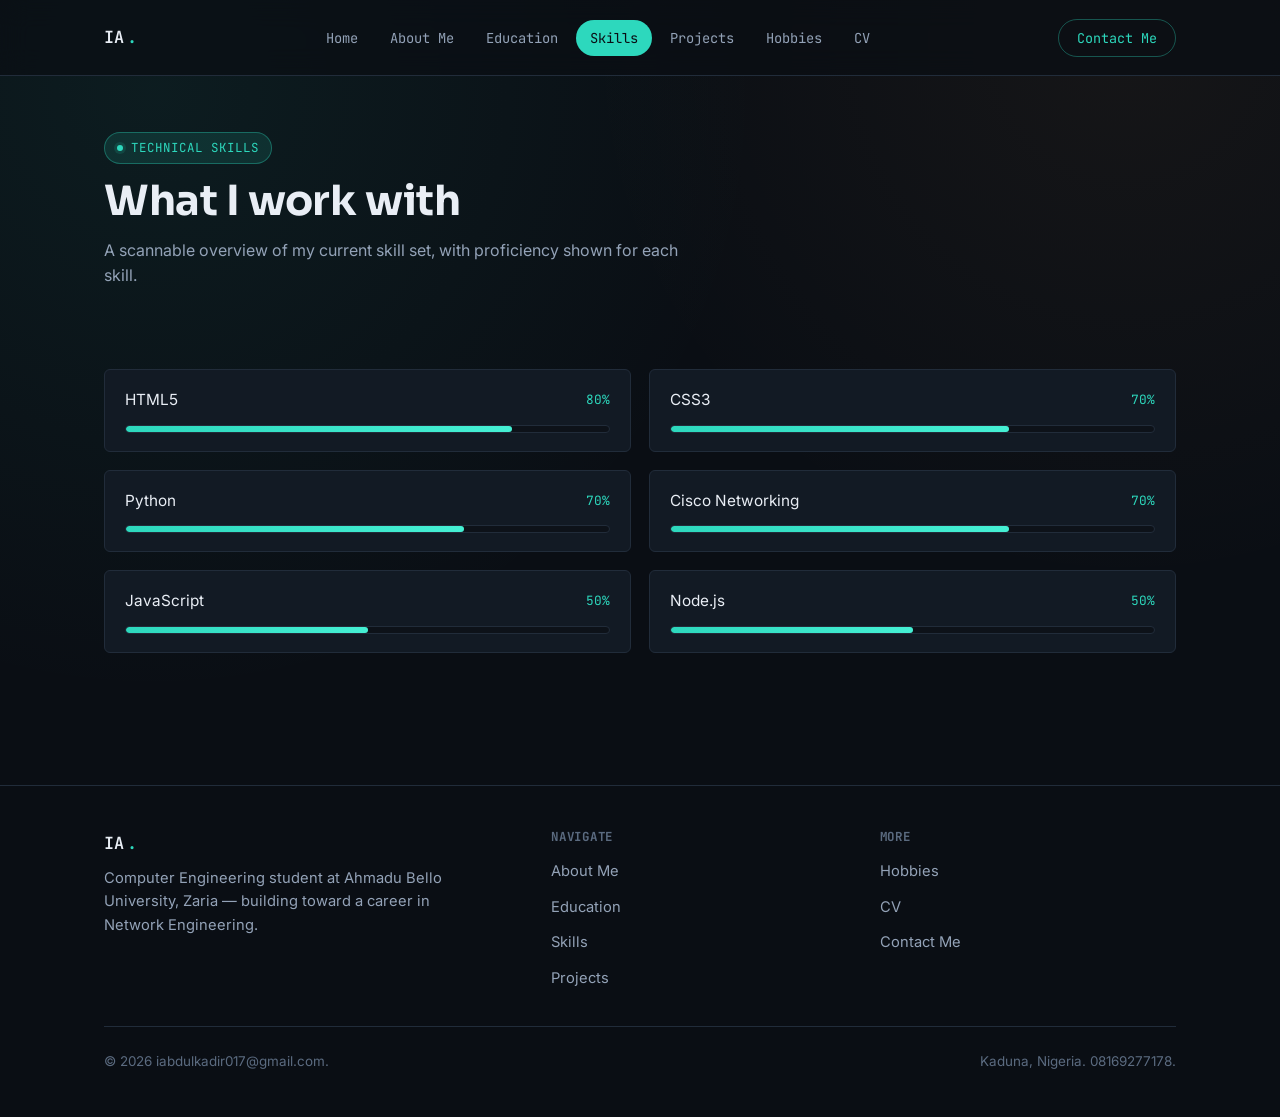
<file: skills.html>
<!DOCTYPE html>
<html lang="en">
<head>
  <meta charset="UTF-8" />
  <meta name="viewport" content="width=device-width, initial-scale=1.0" />
  <title>Technical Skills | Ibrahim Abdulkadir</title>
  <meta name="description" content="Technical skills of Ibrahim Abdulkadir, including HTML5, CSS3, Python, Cisco Networking, JavaScript, and Node.js." />
  <link rel="preconnect" href="https://fonts.googleapis.com" />
  <link rel="preconnect" href="https://fonts.gstatic.com" crossorigin />
  <link href="https://fonts.googleapis.com/css2?family=Sora:wght@500;600;700&family=Inter:wght@400;500;600&family=JetBrains+Mono:wght@400;500&display=swap" rel="stylesheet" />
  <link rel="stylesheet" href="css/style.css" />
  <script type="application/ld+json">
  {
    "@context": "https://schema.org",
    "@type": "Person",
    "name": "Ibrahim Abdulkadir",
    "url": "skills.html",
    "knowsAbout": [
      "HTML5", "CSS3", "Python", "Cisco Networking", "JavaScript", "Node.js"
    ]
  }
  </script>
</head>
<body>

  <header class="site-header">
    <div class="nav-wrap">
      <a href="index.html" class="logo">IA<span>.</span></a>
      <nav class="site-nav" aria-label="Primary">
        <ul>
          <li><a href="index.html">Home</a></li>
          <li><a href="about.html">About Me</a></li>
          <li><a href="education.html">Education</a></li>
          <li><a href="skills.html" class="active" aria-current="page">Skills</a></li>
          <li><a href="projects.html">Projects</a></li>
          <li><a href="hobbies.html">Hobbies</a></li>
          <li><a href="cv.html">CV</a></li>
        </ul>
      </nav>
      <div class="nav-cta">
        <a href="contact.html">Contact Me</a>
      </div>
      <details class="mobile-nav">
        <summary aria-label="Open navigation menu"><span class="hamburger"></span></summary>
        <ul>
          <li><a href="index.html">Home</a></li>
          <li><a href="about.html">About Me</a></li>
          <li><a href="education.html">Education</a></li>
          <li><a href="skills.html" class="active" aria-current="page">Skills</a></li>
          <li><a href="projects.html">Projects</a></li>
          <li><a href="hobbies.html">Hobbies</a></li>
          <li><a href="cv.html">CV</a></li>
          <li><a href="contact.html">Contact</a></li>
        </ul>
      </details>
    </div>
  </header>

  <main>
    <section class="page-header container">
      <span class="eyebrow">Technical Skills</span>
      <h1>What I work with</h1>
      <p>A scannable overview of my current skill set, with proficiency shown for each skill.</p>
    </section>

    <section class="section container">

      <div class="skill-bar-grid">
        <div class="skill-bar-card">
          <div class="skill-bar-top">
            <span class="skill-name">HTML5</span>
            <span class="skill-percent">80%</span>
          </div>
          <div class="skill-bar-track"><div class="skill-bar-fill bar-80"></div></div>
        </div>

        <div class="skill-bar-card">
          <div class="skill-bar-top">
            <span class="skill-name">CSS3</span>
            <span class="skill-percent">70%</span>
          </div>
          <div class="skill-bar-track"><div class="skill-bar-fill bar-70"></div></div>
        </div>

        <div class="skill-bar-card">
          <div class="skill-bar-top">
            <span class="skill-name">Python</span>
            <span class="skill-percent">70%</span>
          </div>
          <div class="skill-bar-track"><div class="skill-bar-fill bar-70"></div></div>
        </div>

        <div class="skill-bar-card">
          <div class="skill-bar-top">
            <span class="skill-name">Cisco Networking</span>
            <span class="skill-percent">70%</span>
          </div>
          <div class="skill-bar-track"><div class="skill-bar-fill bar-70"></div></div>
        </div>

        <div class="skill-bar-card">
          <div class="skill-bar-top">
            <span class="skill-name">JavaScript</span>
            <span class="skill-percent">50%</span>
          </div>
          <div class="skill-bar-track"><div class="skill-bar-fill bar-50"></div></div>
        </div>

        <div class="skill-bar-card">
          <div class="skill-bar-top">
            <span class="skill-name">Node.js</span>
            <span class="skill-percent">50%</span>
          </div>
          <div class="skill-bar-track"><div class="skill-bar-fill bar-50"></div></div>
        </div>
      </div>

    </section>
  </main>

  <footer class="site-footer">
    <div class="container">
      <div class="footer-grid">
        <div class="footer-brand">
          <a href="index.html" class="logo">IA<span>.</span></a>
          <p>Computer Engineering student at Ahmadu Bello University, Zaria — building toward a career in Network Engineering.</p>
        </div>
        <div class="footer-col">
          <h4>Navigate</h4>
          <ul>
            <li><a href="about.html">About Me</a></li>
            <li><a href="education.html">Education</a></li>
            <li><a href="skills.html">Skills</a></li>
            <li><a href="projects.html">Projects</a></li>
          </ul>
        </div>
        <div class="footer-col">
          <h4>More</h4>
          <ul>
            <li><a href="hobbies.html">Hobbies</a></li>
            <li><a href="cv.html">CV</a></li>
            <li><a href="contact.html">Contact Me</a></li>
          </ul>
        </div>
      </div>
      <div class="footer-bottom">
        <p>&copy; 2026 iabdulkadir017@gmail.com.</p>
        <p>Kaduna, Nigeria. 08169277178.</p>
      </div>
    </div>
  </footer>

</body>
</html>
</file>
<file: css/style.css>
:root {

  --bg: #0a0e14;
  --bg-elevated: #0d1219;
  --surface: #121a24;
  --surface-hover: #17212e;
  --border: #212c3a;
  --border-strong: #2c3a4b;

  --text: #e9eef5;
  --text-muted: #93a2b7;
  --text-faint: #5b6b80;

  --accent: #2dd8bd;
  --accent-strong: #45f0d4;
  --accent-soft: rgba(45, 216, 189, 0.12);
  --accent-border: rgba(45, 216, 189, 0.35);

  --amber: #f2a65a;
  --amber-soft: rgba(242, 166, 90, 0.12);

  --danger: #ef6b6b;

  --font-display: "Sora", "Segoe UI", sans-serif;
  --font-body: "Inter", "Segoe UI", sans-serif;
  --font-mono: "JetBrains Mono", "Consolas", monospace;

  --radius-sm: 6px;
  --radius-md: 12px;
  --radius-lg: 20px;
  --radius-pill: 999px;

  --container: 1120px;
  --header-h: 76px;

  --ease: cubic-bezier(0.4, 0, 0.2, 1);
}

*,
*::before,
*::after {
  box-sizing: border-box;
}

html {
  scroll-behavior: smooth;
}

@media (prefers-reduced-motion: reduce) {
  html {
    scroll-behavior: auto;
  }
  *,
  *::before,
  *::after {
    animation-duration: 0.01ms !important;
    animation-iteration-count: 1 !important;
    transition-duration: 0.01ms !important;
  }
}

body {
  margin: 0;
  background-color: var(--bg);
  background-image:
    radial-gradient(circle at 12% 8%, rgba(45, 216, 189, 0.07), transparent 40%),
    radial-gradient(circle at 88% 4%, rgba(242, 166, 90, 0.05), transparent 35%);
  color: var(--text);
  font-family: var(--font-body);
  font-size: 16px;
  line-height: 1.6;
  -webkit-font-smoothing: antialiased;
}

img {
  max-width: 100%;
  display: block;
}

a {
  color: inherit;
  text-decoration: none;
}

ul {
  list-style: none;
  margin: 0;
  padding: 0;
}

h1, h2, h3, h4, h5 {
  font-family: var(--font-display);
  line-height: 1.15;
  margin: 0;
  letter-spacing: -0.01em;
}

p {
  margin: 0;
}

button, input, textarea, select {
  font-family: inherit;
  font-size: inherit;
  color: inherit;
}

a:focus-visible,
button:focus-visible,
summary:focus-visible,
input:focus-visible,
textarea:focus-visible,
details > summary:focus-visible {
  outline: 2px solid var(--accent);
  outline-offset: 3px;
  border-radius: var(--radius-sm);
}

::selection {
  background: var(--accent-soft);
  color: var(--accent-strong);
}

.container {
  width: 100%;
  max-width: var(--container);
  margin-inline: auto;
  padding-inline: 24px;
}

main {
  display: block;
  padding-top: var(--header-h);
}

.section {
  padding-block: 72px;
}

.section--tight {
  padding-block: 48px;
}

.section-head {
  margin-bottom: 40px;
  max-width: 640px;
}

.eyebrow {
  display: inline-flex;
  align-items: center;
  gap: 8px;
  font-family: var(--font-mono);
  font-size: 0.78rem;
  letter-spacing: 0.08em;
  text-transform: uppercase;
  color: var(--accent);
  background: var(--accent-soft);
  border: 1px solid var(--accent-border);
  padding: 5px 12px;
  border-radius: var(--radius-pill);
  margin-bottom: 16px;
}

.eyebrow::before {
  content: "";
  width: 6px;
  height: 6px;
  border-radius: 50%;
  background: var(--accent);
  box-shadow: 0 0 0 3px var(--accent-soft);
}

.section-head h2 {
  font-size: clamp(1.6rem, 1.3rem + 1.2vw, 2.2rem);
  margin-bottom: 12px;
}

.section-head p {
  color: var(--text-muted);
  font-size: 1.02rem;
}

.divider {
  height: 1px;
  background: linear-gradient(90deg, transparent, var(--border-strong), transparent);
  border: none;
  margin: 0;
}

.site-header {
  position: fixed;
  inset-inline: 0;
  top: 0;
  height: var(--header-h);
  z-index: 100;
  background: rgba(10, 14, 20, 0.72);
  backdrop-filter: blur(14px);
  -webkit-backdrop-filter: blur(14px);
  border-bottom: 1px solid var(--border);
}

.nav-wrap {
  max-width: var(--container);
  margin-inline: auto;
  padding-inline: 24px;
  height: 100%;
  display: flex;
  align-items: center;
  justify-content: space-between;
  gap: 24px;
}

.logo {
  font-family: var(--font-mono);
  font-weight: 600;
  font-size: 1.05rem;
  letter-spacing: 0.02em;
  color: var(--text);
  display: inline-flex;
  align-items: baseline;
  gap: 2px;
}

.logo span {
  color: var(--accent);
}

.site-nav {
  display: none;
}

.site-nav ul {
  display: flex;
  align-items: center;
  gap: 4px;
}

.site-nav a {
  font-family: var(--font-mono);
  font-size: 0.86rem;
  color: var(--text-muted);
  padding: 9px 14px;
  border-radius: var(--radius-pill);
  transition: color 0.2s var(--ease), background-color 0.2s var(--ease);
}

.site-nav a:hover {
  color: var(--text);
  background: var(--surface-hover);
}

.site-nav a.active {
  color: var(--bg);
  background: var(--accent);
}

.nav-cta {
  display: none;
}

.nav-cta a {
  font-family: var(--font-mono);
  font-size: 0.84rem;
  padding: 9px 18px;
  border: 1px solid var(--accent-border);
  border-radius: var(--radius-pill);
  color: var(--accent);
  transition: background-color 0.2s var(--ease), color 0.2s var(--ease);
}

.nav-cta a:hover {
  background: var(--accent);
  color: var(--bg);
}

@media (min-width: 900px) {
  .site-nav { display: block; }
  .nav-cta { display: block; }
  .mobile-nav { display: none; }
}

.mobile-nav {
  position: relative;
}

.mobile-nav summary {
  list-style: none;
  cursor: pointer;
  width: 42px;
  height: 42px;
  border: 1px solid var(--border-strong);
  border-radius: var(--radius-sm);
  display: flex;
  align-items: center;
  justify-content: center;
}

.mobile-nav summary::-webkit-details-marker {
  display: none;
}

.hamburger,
.hamburger::before,
.hamburger::after {
  width: 18px;
  height: 2px;
  background: var(--text);
  display: block;
  position: relative;
  transition: transform 0.2s var(--ease), opacity 0.2s var(--ease);
}

.hamburger::before,
.hamburger::after {
  content: "";
  position: absolute;
  left: 0;
}

.hamburger::before { top: -6px; }
.hamburger::after { top: 6px; }

.mobile-nav[open] summary .hamburger {
  background: transparent;
}
.mobile-nav[open] summary .hamburger::before {
  transform: translateY(6px) rotate(45deg);
}
.mobile-nav[open] summary .hamburger::after {
  transform: translateY(-6px) rotate(-45deg);
}

.mobile-nav ul {
  position: absolute;
  top: calc(100% + 12px);
  right: 0;
  min-width: 200px;
  background: var(--surface);
  border: 1px solid var(--border-strong);
  border-radius: var(--radius-md);
  padding: 8px;
  box-shadow: 0 20px 40px rgba(0, 0, 0, 0.45);
}

.mobile-nav ul li a {
  display: block;
  font-family: var(--font-mono);
  font-size: 0.9rem;
  color: var(--text-muted);
  padding: 10px 14px;
  border-radius: var(--radius-sm);
}

.mobile-nav ul li a:hover,
.mobile-nav ul li a.active {
  color: var(--text);
  background: var(--surface-hover);
}

.btn {
  display: inline-flex;
  align-items: center;
  justify-content: center;
  gap: 8px;
  font-family: var(--font-mono);
  font-size: 0.9rem;
  font-weight: 500;
  padding: 13px 24px;
  border-radius: var(--radius-pill);
  border: 1px solid transparent;
  transition: transform 0.18s var(--ease), background-color 0.18s var(--ease),
    border-color 0.18s var(--ease), color 0.18s var(--ease);
  cursor: pointer;
}

.btn:hover {
  transform: translateY(-2px);
}

.btn-primary {
  background: var(--accent);
  color: #06110e;
}

.btn-primary:hover {
  background: var(--accent-strong);
}

.btn-outline {
  border-color: var(--border-strong);
  color: var(--text);
  background: transparent;
}

.btn-outline:hover {
  border-color: var(--accent-border);
  color: var(--accent);
}

.btn-block {
  width: 100%;
}

.hero-actions,
.form-actions {
  display: flex;
  flex-wrap: wrap;
  gap: 14px;
}

.hero {
  padding-block: 64px 40px;
  position: relative;
  overflow: hidden;
}

.hero-grid {
  display: grid;
  grid-template-columns: 1fr;
  gap: 48px;
  align-items: center;
}

.hero-kicker {
  font-family: var(--font-mono);
  color: var(--accent);
  font-size: 0.92rem;
  letter-spacing: 0.04em;
  margin-bottom: 10px;
}

.hero h1 {
  font-size: clamp(2.2rem, 1.7rem + 2.6vw, 3.6rem);
  margin-bottom: 8px;
}

.hero h1 .accent-text {
  color: var(--accent);
}

.hero-role {
  font-family: var(--font-display);
  font-weight: 500;
  font-size: clamp(1.05rem, 1rem + 0.4vw, 1.3rem);
  color: var(--text-muted);
  margin-bottom: 18px;
}

.hero-desc {
  color: var(--text-muted);
  font-size: 1.02rem;
  max-width: 52ch;
  margin-bottom: 30px;
}

.hero-figure {
  position: relative;
  width: min(340px, 78vw);
  margin-inline: auto;
  justify-self: center;
}

.node-ring {
  position: relative;
  aspect-ratio: 3 / 4;
  border-radius: var(--radius-lg);
  padding: 10px;
}

.node-ring::after {
  content: "";
  position: absolute;
  inset: -34px;
  border: 1px solid var(--border);
  border-radius: calc(var(--radius-lg) + 34px);
}

.node-dot {
  position: absolute;
  width: 10px;
  height: 10px;
  border-radius: 50%;
  background: var(--accent);
  box-shadow: 0 0 0 4px var(--accent-soft), 0 0 16px rgba(45, 216, 189, 0.6);
  animation: pulse 2.6s ease-in-out infinite;
}

.node-dot--1 { top: -6px; left: 18%; animation-delay: 0s; }
.node-dot--2 { top: 30%; right: -10px; background: var(--amber); box-shadow: 0 0 0 4px var(--amber-soft); animation-delay: 0.6s; }
.node-dot--3 { bottom: -6px; left: 55%; animation-delay: 1.2s; }

@keyframes pulse {
  0%, 100% { transform: scale(1); opacity: 1; }
  50% { transform: scale(1.35); opacity: 0.65; }
}

.node-ring-inner {
  position: relative;
  width: 100%;
  height: 100%;
  border-radius: var(--radius-lg);
  overflow: hidden;
  border: 1px solid var(--border-strong);
  background: var(--surface);
}

.node-ring-inner img {
  width: 100%;
  height: 100%;
  object-fit: cover;
  object-position: center top;
}

.overview-grid {
  display: grid;
  grid-template-columns: 1fr;
  gap: 18px;
  margin-top: 56px;
}

.overview-card {
  background: var(--surface);
  border: 1px solid var(--border);
  border-radius: var(--radius-md);
  padding: 24px;
  transition: border-color 0.2s var(--ease), transform 0.2s var(--ease);
}

.overview-card:hover {
  border-color: var(--accent-border);
  transform: translateY(-3px);
}

.overview-card .tag {
  font-family: var(--font-mono);
  font-size: 0.76rem;
  letter-spacing: 0.06em;
  text-transform: uppercase;
  color: var(--accent);
  margin-bottom: 10px;
  display: block;
}

.overview-card h3 {
  font-size: 1.08rem;
  margin-bottom: 8px;
}

.overview-card p {
  color: var(--text-muted);
  font-size: 0.94rem;
}

.card {
  background: var(--surface);
  border: 1px solid var(--border);
  border-radius: var(--radius-md);
  padding: 26px;
  transition: border-color 0.2s var(--ease), transform 0.2s var(--ease);
}

.card:hover {
  border-color: var(--border-strong);
}

.card-title {
  font-size: 1.25rem;
  margin-bottom: 10px;
}

.card-text {
  color: var(--text-muted);
}

.eyebrow-amber {
  color: var(--amber);
  background: var(--amber-soft);
  border-color: rgba(242, 166, 90, 0.35);
}

.grid-2 {
  display: grid;
  grid-template-columns: 1fr;
  gap: 20px;
}

.grid-3 {
  display: grid;
  grid-template-columns: 1fr;
  gap: 20px;
}

@media (min-width: 640px) {
  .grid-2 { grid-template-columns: repeat(2, 1fr); }
  .grid-3 { grid-template-columns: repeat(2, 1fr); }
}

@media (min-width: 960px) {
  .grid-3 { grid-template-columns: repeat(3, 1fr); }
}

.timeline {
  position: relative;
  padding-left: 28px;
  border-left: 1px solid var(--border-strong);
  display: flex;
  flex-direction: column;
  gap: 36px;
}

.timeline-item {
  position: relative;
}

.timeline-item::before {
  content: "";
  position: absolute;
  left: -33.5px;
  top: 4px;
  width: 11px;
  height: 11px;
  border-radius: 50%;
  background: var(--bg);
  border: 2px solid var(--accent);
}

.timeline-item .period {
  font-family: var(--font-mono);
  font-size: 0.8rem;
  color: var(--accent);
  letter-spacing: 0.04em;
  margin-bottom: 6px;
  display: inline-block;
}

.timeline-item h3 {
  font-size: 1.15rem;
  margin-bottom: 4px;
}

.timeline-item .org {
  color: var(--text-muted);
  font-size: 0.95rem;
  margin-bottom: 10px;
}

.timeline-item p.note {
  color: var(--text-muted);
  font-size: 0.94rem;
  max-width: 60ch;
}

.pill-row {
  display: flex;
  flex-wrap: wrap;
  gap: 8px;
  margin-top: 10px;
}

.pill {
  font-family: var(--font-mono);
  font-size: 0.76rem;
  color: var(--text-muted);
  border: 1px solid var(--border-strong);
  padding: 4px 11px;
  border-radius: var(--radius-pill);
}

.skills-category {
  margin-bottom: 44px;
}

.skills-category h3 {
  font-family: var(--font-mono);
  font-size: 0.85rem;
  letter-spacing: 0.08em;
  text-transform: uppercase;
  color: var(--amber);
  margin-bottom: 18px;
  display: flex;
  align-items: center;
  gap: 10px;
}

.skills-category h3::after {
  content: "";
  flex: 1;
  height: 1px;
  background: var(--border-strong);
}

.skill-list {
  display: grid;
  grid-template-columns: 1fr;
  gap: 12px;
}

@media (min-width: 640px) {
  .skill-list { grid-template-columns: repeat(2, 1fr); }
}

.skill-chip {
  display: flex;
  align-items: center;
  justify-content: space-between;
  gap: 12px;
  background: var(--surface);
  border: 1px solid var(--border);
  border-radius: var(--radius-sm);
  padding: 14px 16px;
  transition: border-color 0.2s var(--ease), background-color 0.2s var(--ease);
}

.skill-chip:hover {
  border-color: var(--accent-border);
  background: var(--surface-hover);
}

.skill-chip .skill-name {
  font-size: 0.96rem;
}

.skill-level {
  font-family: var(--font-mono);
  font-size: 0.72rem;
  letter-spacing: 0.04em;
  text-transform: uppercase;
  color: var(--accent);
  background: var(--accent-soft);
  border: 1px solid var(--accent-border);
  padding: 3px 10px;
  border-radius: var(--radius-pill);
  white-space: nowrap;
}

.skill-bar-grid {
  display: grid;
  grid-template-columns: 1fr;
  gap: 18px;
}

@media (min-width: 640px) {
  .skill-bar-grid { grid-template-columns: repeat(2, 1fr); }
}

.skill-bar-card {
  background: var(--surface);
  border: 1px solid var(--border);
  border-radius: var(--radius-sm);
  padding: 18px 20px;
  transition: border-color 0.2s var(--ease), background-color 0.2s var(--ease);
}

.skill-bar-card:hover {
  border-color: var(--accent-border);
  background: var(--surface-hover);
}

.skill-bar-top {
  display: flex;
  align-items: center;
  justify-content: space-between;
  gap: 12px;
  margin-bottom: 12px;
}

.skill-bar-top .skill-name {
  font-size: 0.96rem;
}

.skill-percent {
  font-family: var(--font-mono);
  font-size: 0.8rem;
  color: var(--accent);
}

.skill-bar-track {
  width: 100%;
  height: 8px;
  background: var(--bg-elevated);
  border: 1px solid var(--border);
  border-radius: var(--radius-pill);
  overflow: hidden;
}

.skill-bar-fill {
  height: 100%;
  border-radius: var(--radius-pill);
  background: linear-gradient(90deg, var(--accent), var(--accent-strong));
}

.bar-80 { width: 80%; }
.bar-70 { width: 70%; }
.bar-50 { width: 50%; }

.project-card {
  background: var(--surface);
  border: 1px solid var(--border);
  border-radius: var(--radius-md);
  overflow: hidden;
  display: flex;
  flex-direction: column;
  transition: border-color 0.2s var(--ease), transform 0.2s var(--ease);
}

.project-card:hover {
  border-color: var(--accent-border);
  transform: translateY(-4px);
}

.project-media {
  aspect-ratio: 16 / 9;
  background: linear-gradient(135deg, var(--bg-elevated), var(--surface-hover));
  border-bottom: 1px solid var(--border);
  display: flex;
  align-items: center;
  justify-content: center;
  color: var(--text-faint);
  font-family: var(--font-mono);
  font-size: 0.8rem;
}

.project-body {
  padding: 24px;
  display: flex;
  flex-direction: column;
  gap: 10px;
  flex: 1;
}

.project-top {
  display: flex;
  align-items: center;
  justify-content: space-between;
  gap: 10px;
}

.project-body h3 {
  font-size: 1.15rem;
}

.project-year {
  font-family: var(--font-mono);
  font-size: 0.78rem;
  color: var(--accent);
  white-space: nowrap;
}

.project-body p {
  color: var(--text-muted);
  font-size: 0.95rem;
}

.project-card.is-placeholder {
  border-style: dashed;
  border-color: var(--border-strong);
}

.project-card.is-placeholder .project-media {
  color: var(--text-faint);
}

.project-card.is-placeholder p,
.project-card.is-placeholder h3 {
  color: var(--text-faint);
}

.project-link {
  margin-top: auto;
  font-family: var(--font-mono);
  font-size: 0.85rem;
  color: var(--accent);
  display: inline-flex;
  align-items: center;
  gap: 6px;
}

.project-link::after {
  content: "\2192";
  transition: transform 0.2s var(--ease);
}

.project-card:hover .project-link::after {
  transform: translateX(3px);
}

.placeholder-card {
  border-style: dashed;
  border-color: var(--border-strong);
  text-align: center;
  padding: 34px 20px;
}

.placeholder-card .placeholder-icon {
  width: 46px;
  height: 46px;
  border-radius: 50%;
  border: 1px dashed var(--border-strong);
  display: flex;
  align-items: center;
  justify-content: center;
  margin: 0 auto 16px;
  font-family: var(--font-mono);
  color: var(--text-faint);
}

.placeholder-card h3 {
  font-size: 1rem;
  color: var(--text-muted);
  margin-bottom: 6px;
}

.placeholder-card p {
  color: var(--text-faint);
  font-size: 0.9rem;
  font-style: italic;
}

.hobby-card {
  text-align: center;
  padding: 34px 20px;
}

.hobby-card .hobby-icon {
  width: 46px;
  height: 46px;
  border-radius: 50%;
  border: 1px solid var(--accent-border);
  background: var(--accent-soft);
  display: flex;
  align-items: center;
  justify-content: center;
  margin: 0 auto 16px;
  font-family: var(--font-mono);
  color: var(--accent);
}

.hobby-card h3 {
  font-size: 1.05rem;
  color: var(--text);
}

.cv-sheet {
  background: var(--surface);
  border: 1px solid var(--border);
  border-radius: var(--radius-lg);
  padding: clamp(24px, 4vw, 48px);
}

.cv-head {
  display: flex;
  flex-wrap: wrap;
  justify-content: space-between;
  align-items: flex-start;
  gap: 20px;
  padding-bottom: 28px;
  margin-bottom: 28px;
  border-bottom: 1px solid var(--border-strong);
}

.cv-head h2 {
  font-size: 1.7rem;
  margin-bottom: 6px;
}

.cv-head .role {
  color: var(--accent);
  font-family: var(--font-mono);
  font-size: 0.92rem;
}

.cv-block {
  margin-bottom: 30px;
}

.cv-block h3 {
  font-family: var(--font-mono);
  font-size: 0.8rem;
  letter-spacing: 0.08em;
  text-transform: uppercase;
  color: var(--amber);
  margin-bottom: 16px;
}

.cv-entry {
  display: flex;
  flex-wrap: wrap;
  justify-content: space-between;
  gap: 6px 16px;
  padding: 12px 0;
  border-bottom: 1px dashed var(--border);
}

.cv-entry:last-child {
  border-bottom: none;
}

.cv-entry .cv-entry-title {
  font-weight: 600;
  font-size: 0.98rem;
}

.cv-entry .cv-entry-org {
  color: var(--text-muted);
  font-size: 0.9rem;
}

.cv-entry .cv-entry-period {
  font-family: var(--font-mono);
  font-size: 0.82rem;
  color: var(--text-faint);
  white-space: nowrap;
}

.cv-skill-groups {
  display: grid;
  grid-template-columns: 1fr;
  gap: 18px;
}

@media (min-width: 720px) {
  .cv-skill-groups { grid-template-columns: repeat(2, 1fr); }
}

.cv-skill-groups h4 {
  font-size: 0.88rem;
  color: var(--text);
  margin-bottom: 8px;
}

.cv-skill-groups .pill-row {
  margin-top: 0;
}

.cv-objective {
  color: var(--text-muted);
  font-size: 0.98rem;
  max-width: 70ch;
}

.placeholder-text {
  color: var(--text-faint);
  font-style: italic;
}

.cv-download {
  margin-top: 34px;
  display: flex;
  flex-wrap: wrap;
  align-items: center;
  gap: 16px;
}

.cv-download-note {
  font-size: 0.86rem;
  color: var(--text-faint);
}

.contact-grid {
  display: grid;
  grid-template-columns: 1fr;
  gap: 28px;
}

@media (min-width: 860px) {
  .contact-grid { grid-template-columns: 0.85fr 1.15fr; }
}

.contact-info-list {
  display: flex;
  flex-direction: column;
  gap: 18px;
}

.contact-info-item {
  display: flex;
  gap: 14px;
  align-items: flex-start;
}

.contact-icon {
  width: 40px;
  height: 40px;
  flex-shrink: 0;
  border-radius: var(--radius-sm);
  background: var(--accent-soft);
  border: 1px solid var(--accent-border);
  display: flex;
  align-items: center;
  justify-content: center;
  font-family: var(--font-mono);
  color: var(--accent);
  font-size: 0.85rem;
}

.contact-info-item h3 {
  font-size: 0.95rem;
  margin-bottom: 3px;
}

.contact-info-item p {
  color: var(--text-muted);
  font-size: 0.92rem;
}

.form-group {
  margin-bottom: 20px;
}

.form-group label {
  display: block;
  font-family: var(--font-mono);
  font-size: 0.8rem;
  color: var(--text-muted);
  margin-bottom: 8px;
}

.form-group input,
.form-group textarea {
  width: 100%;
  background: var(--bg-elevated);
  border: 1px solid var(--border-strong);
  border-radius: var(--radius-sm);
  padding: 13px 14px;
  color: var(--text);
  transition: border-color 0.2s var(--ease), background-color 0.2s var(--ease);
}

.form-group input::placeholder,
.form-group textarea::placeholder {
  color: var(--text-faint);
}

.form-group input:hover,
.form-group textarea:hover {
  border-color: var(--border-strong);
}

.form-group input:focus,
.form-group textarea:focus {
  outline: none;
  border-color: var(--accent);
  background: var(--surface);
}

.form-note {
  background: var(--amber-soft);
  border: 1px solid rgba(242, 166, 90, 0.35);
  color: var(--amber);
  font-size: 0.86rem;
  padding: 12px 16px;
  border-radius: var(--radius-sm);
  margin-bottom: 24px;
}

.site-footer {
  border-top: 1px solid var(--border);
  padding-block: 44px;
  margin-top: 60px;
}

.footer-grid {
  display: grid;
  grid-template-columns: 1fr;
  gap: 32px;
}

@media (min-width: 720px) {
  .footer-grid { grid-template-columns: 1.4fr 1fr 1fr; }
}

.footer-brand .logo {
  margin-bottom: 10px;
  display: inline-flex;
}

.footer-brand p {
  color: var(--text-muted);
  font-size: 0.92rem;
  max-width: 40ch;
}

.footer-col h4 {
  font-family: var(--font-mono);
  font-size: 0.78rem;
  letter-spacing: 0.06em;
  text-transform: uppercase;
  color: var(--text-faint);
  margin-bottom: 14px;
}

.footer-col ul {
  display: flex;
  flex-direction: column;
  gap: 10px;
}

.footer-col a {
  color: var(--text-muted);
  font-size: 0.92rem;
  transition: color 0.2s var(--ease);
}

.footer-col a:hover {
  color: var(--accent);
}

.footer-bottom {
  margin-top: 36px;
  padding-top: 24px;
  border-top: 1px solid var(--border);
  display: flex;
  flex-wrap: wrap;
  justify-content: space-between;
  gap: 10px;
  font-size: 0.84rem;
  color: var(--text-faint);
}

.page-header {
  padding-block: 56px 8px;
}

.page-header .eyebrow {
  margin-bottom: 14px;
}

.page-header h1 {
  font-size: clamp(1.8rem, 1.5rem + 1.4vw, 2.6rem);
  margin-bottom: 12px;
}

.page-header p {
  color: var(--text-muted);
  max-width: 60ch;
  font-size: 1rem;
}

@media (min-width: 860px) {
  .hero-grid {
    grid-template-columns: 1.1fr 0.9fr;
  }
  .hero-figure {
    order: 2;
    margin-inline: 0;
    justify-self: end;
  }
  .overview-grid {
    grid-template-columns: repeat(3, 1fr);
  }
}

@media (min-width: 1080px) {
  .cv-entry {
    align-items: baseline;
  }
}
</file>
